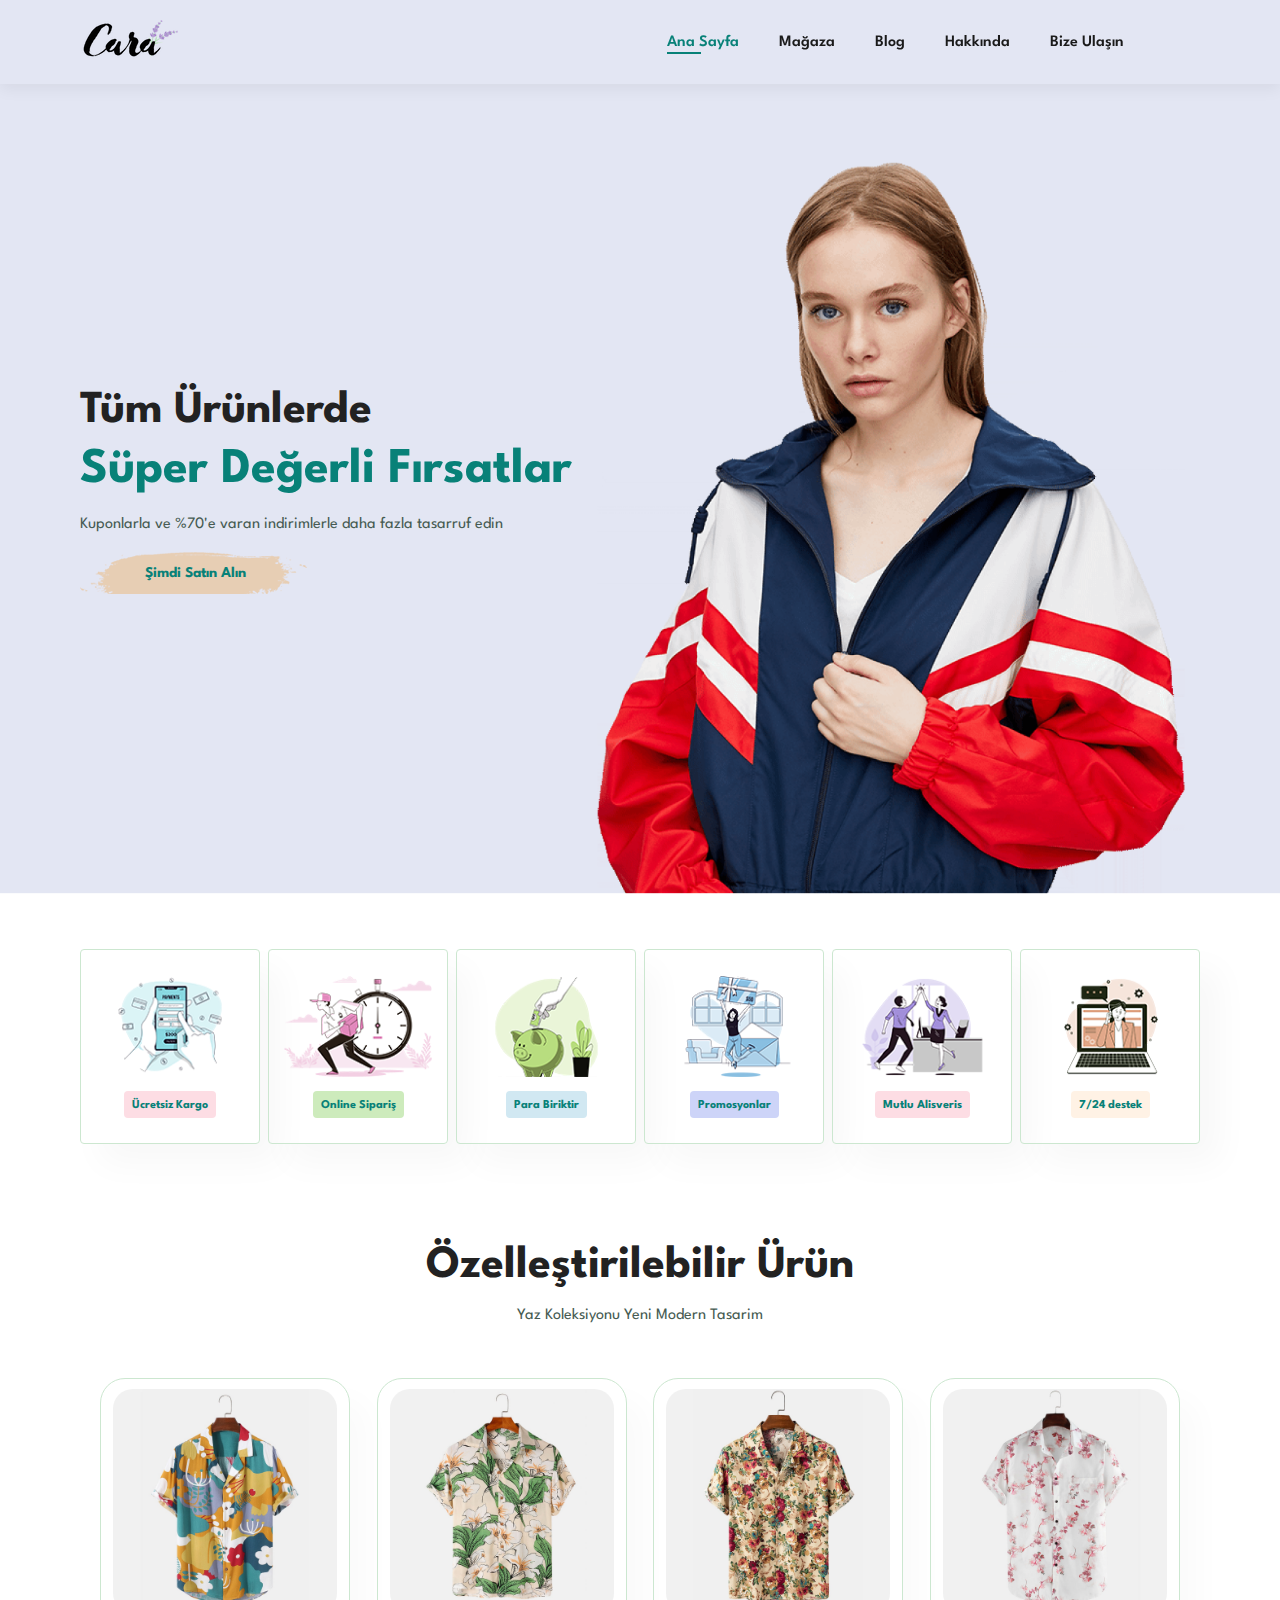
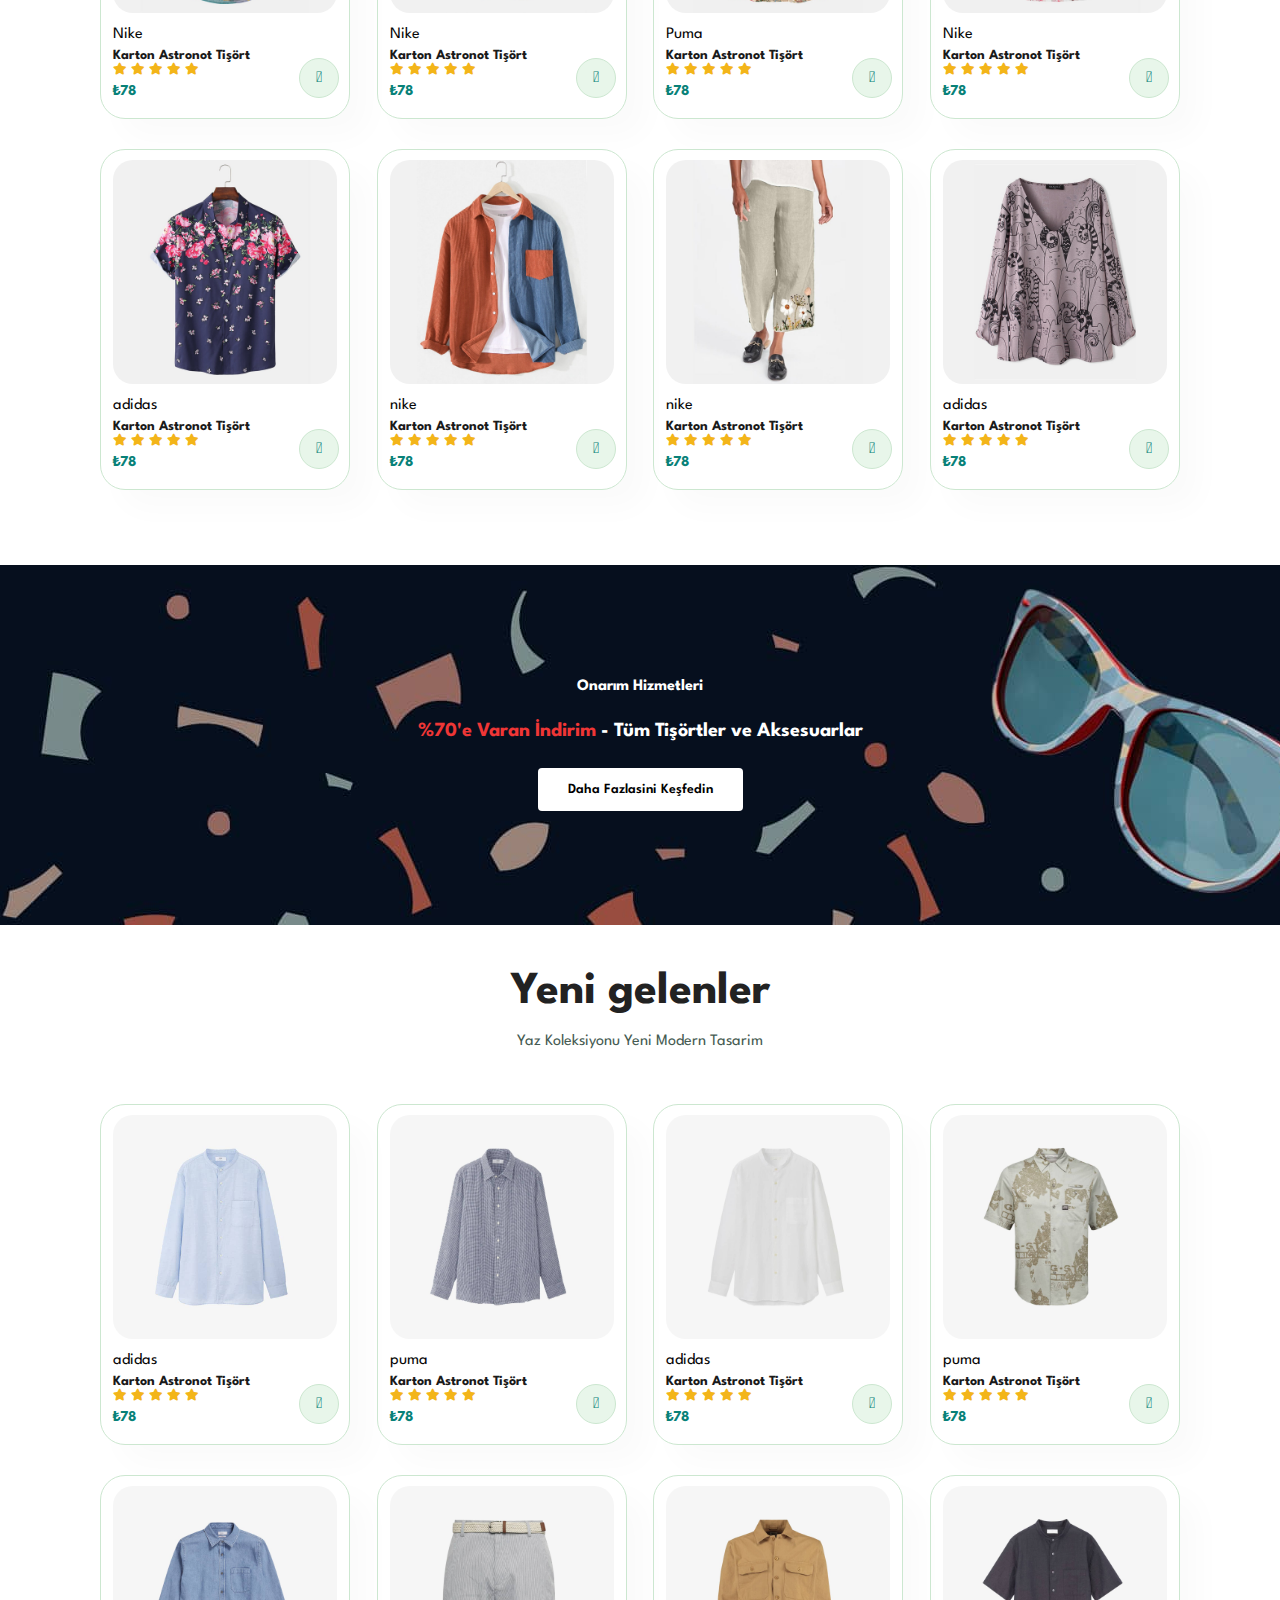
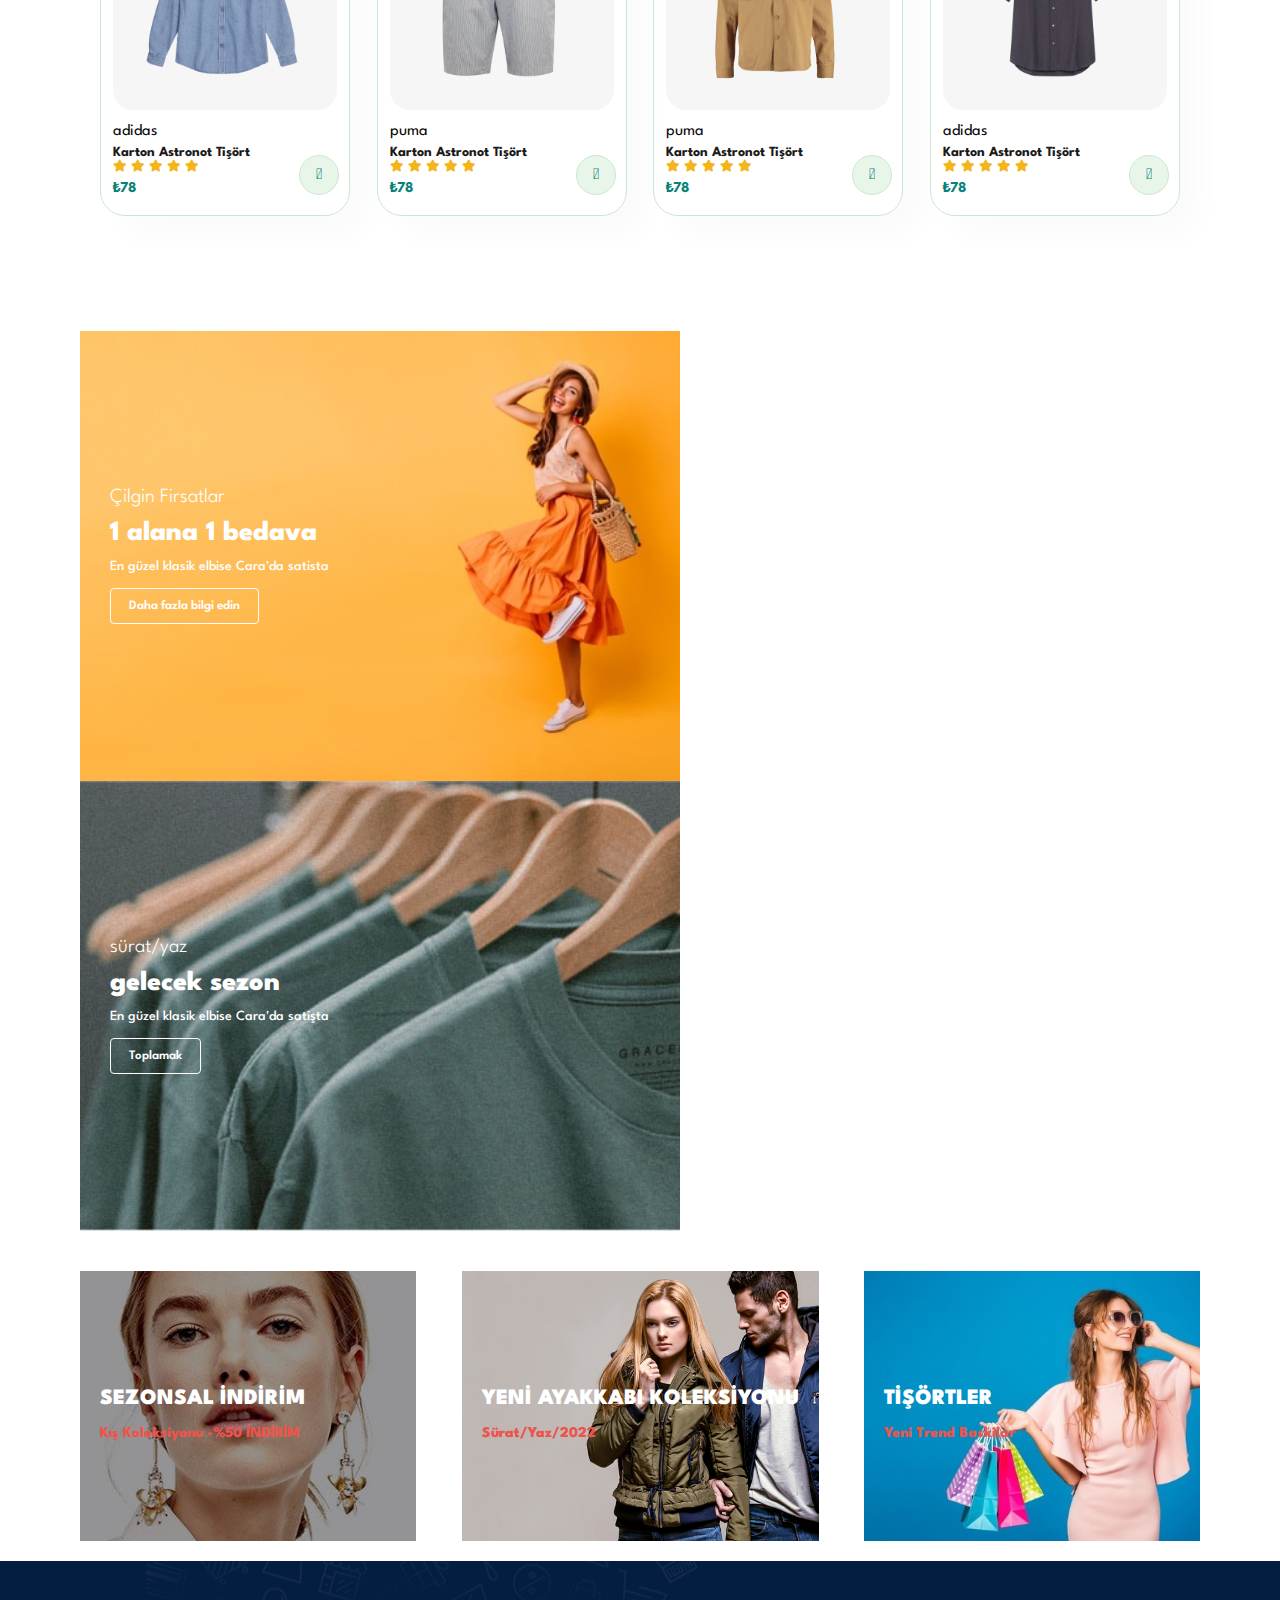
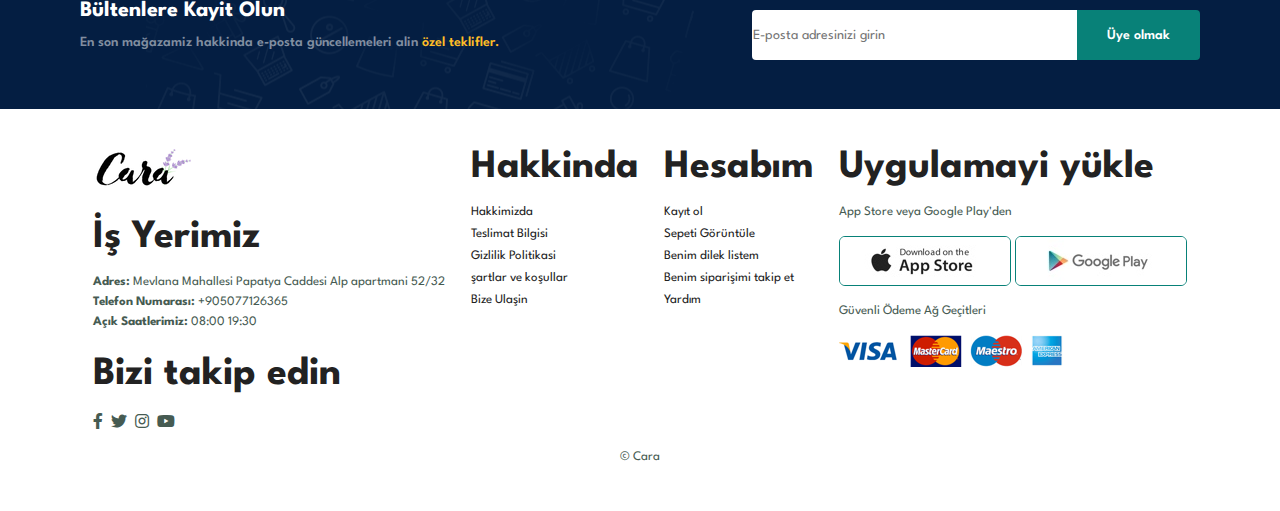
<file: INTERNET PROGRAMCILIGI UTKU BAŞAR PAK BAHATTİN KARAGÜL/index.html>
<!DOCTYPE html>
<html>
  <head>
    <meta charset="utf-8" />
    <meta http-equiv="X-UA-Compatible" content="IE=edge" />
    <title>E Ticaret Sitesi</title>
    <meta name="description" content="" />
    <meta name="viewport" content="width=device-width, initial-scale=1" />
    <link rel="stylesheet" href="style.css" />
    <link
      rel="stylesheet"
      href="https://pro.fontawesome.com/releases/v5.10.0/css/all.css"
    />
  </head>
  <body>
    <section id="header">
      <a href="#"><img src="img/logo.png" class="logo" alt="logo image" /></a>

      <div>
        <ul id="navbar">
          <li><a class="active" href="index.html">Ana Sayfa</a></li>
          <li><a href="magaza.html">Mağaza</a></li>
          <li><a href="blog.html">Blog</a></li>
          <li><a href="hakkında.html">Hakkında</a></li>
          <li><a href="contact.html">
            Bize Ulaşın</a></li>
          <li>
            <a href="cart.html" id="lg-bag"
              ><i class="far fa-shopping-bag"></i
            ></a>
          </li>
          <a href="#" id="close"><i class="far fa-times"></i></a>
        </ul>
      </div>
      <div id="mobile">
        <a href="cart.html"><i class="far fa-shopping-bag"></i></a>
        <i id="bar" class="fas fa-outdent"></i>
      </div>
    </section>

    <section id="hero">
      
      <h2>Tüm Ürünlerde</h2>
      <h1>Süper Değerli Fırsatlar</h1>
      <p>
        Kuponlarla ve %70'e varan indirimlerle daha fazla tasarruf edin</p>
      <button>Şimdi Satın Alın</button>
    </section>

    <section id="feature" class="section-p1">
      <div class="fe-box">
        <img src="img/features/f1.png" alt="" />
        <h6>Ücretsiz Kargo</h6>
      </div>

      <div class="fe-box">
        <img src="img/features/f2.png" alt="" />
        <h6>Online Sipariş</h6>
      </div>

      <div class="fe-box">
        <img src="img/features/f3.png" alt="" />
        <h6>Para Biriktir</h6>
      </div>

      <div class="fe-box">
        <img src="img/features/f4.png" alt="" />
        <h6>Promosyonlar</h6>
      </div>

      <div class="fe-box">
        <img src="img/features/f5.png" alt="" />
        <h6>Mutlu Alisveris</h6>
      </div>

      <div class="fe-box">
        <img src="img/features/f6.png" alt="" />
        <h6>7/24 destek </h6>
      </div>
    </section>

    <section id="product1" class="section-p1">
      <h2>Özelleştirilebilir Ürün</h2>
      <p>Yaz Koleksiyonu Yeni Modern Tasarim</p>
      <div class="pro-container">
        <div class="pro">
          <img src="img/products/f1.jpg" alt="" />
          <div class="des">
            <span>Nike</span>
            <h5>Karton Astronot Tişört</h5>
            <div class="star">
              <i class="fas fa-star"></i>
              <i class="fas fa-star"></i>
              <i class="fas fa-star"></i>
              <i class="fas fa-star"></i>
              <i class="fas fa-star"></i>
            </div>
            <h4>₺78</h4>
          </div>
          <a href="#"><i class="fal fa-shopping-cart cart"></i></a>
        </div>

        <div class="pro">
          <img src="img/products/f2.jpg" alt="" />
          <div class="des">
            <span>Nike</span>
            <h5>Karton Astronot Tişört</h5>
            <div class="star">
              <i class="fas fa-star"></i>
              <i class="fas fa-star"></i>
              <i class="fas fa-star"></i>
              <i class="fas fa-star"></i>
              <i class="fas fa-star"></i>
            </div>
            <h4>₺78</h4>
          </div>
          <a href="#"><i class="fal fa-shopping-cart cart"></i></a>
        </div>

        <div class="pro">
          <img src="img/products/f3.jpg" alt="" />
          <div class="des">
            <span>Puma</span>
            <h5>Karton Astronot Tişört</h5>
            <div class="star">
              <i class="fas fa-star"></i>
              <i class="fas fa-star"></i>
              <i class="fas fa-star"></i>
              <i class="fas fa-star"></i>
              <i class="fas fa-star"></i>
            </div>
            <h4>₺78</h4>
          </div>
          <a href="#"><i class="fal fa-shopping-cart cart"></i></a>
        </div>

        <div class="pro">
          <img src="img/products/f4.jpg" alt="" />
          <div class="des">
            <span>Nike</span>
            <h5>Karton Astronot Tişört</h5>
            <div class="star">
              <i class="fas fa-star"></i>
              <i class="fas fa-star"></i>
              <i class="fas fa-star"></i>
              <i class="fas fa-star"></i>
              <i class="fas fa-star"></i>
            </div>
            <h4>₺78</h4>
          </div>
          <a href="#"><i class="fal fa-shopping-cart cart"></i></a>
        </div>

        <div class="pro">
          <img src="img/products/f5.jpg" alt="" />
          <div class="des">
            <span>adidas</span>
            <h5>Karton Astronot Tişört</h5>
            <div class="star">
              <i class="fas fa-star"></i>
              <i class="fas fa-star"></i>
              <i class="fas fa-star"></i>
              <i class="fas fa-star"></i>
              <i class="fas fa-star"></i>
            </div>
            <h4>₺78</h4>
          </div>
          <a href="#"><i class="fal fa-shopping-cart cart"></i></a>
        </div>

        <div class="pro">
          <img src="img/products/f6.jpg" alt="" />
          <div class="des">
            <span>nike</span>
            <h5>Karton Astronot Tişört</h5>
            <div class="star">
              <i class="fas fa-star"></i>
              <i class="fas fa-star"></i>
              <i class="fas fa-star"></i>
              <i class="fas fa-star"></i>
              <i class="fas fa-star"></i>
            </div>
            <h4>₺78</h4>
          </div>
          <a href="#"><i class="fal fa-shopping-cart cart"></i></a>
        </div>

        <div class="pro">
          <img src="img/products/f7.jpg" alt="" />
          <div class="des">
            <span>nike</span>
            <h5>Karton Astronot Tişört</h5>
            <div class="star">
              <i class="fas fa-star"></i>
              <i class="fas fa-star"></i>
              <i class="fas fa-star"></i>
              <i class="fas fa-star"></i>
              <i class="fas fa-star"></i>
            </div>
            <h4>₺78</h4>
          </div>
          <a href="#"><i class="fal fa-shopping-cart cart"></i></a>
        </div>

        <div class="pro">
          <img src="img/products/f8.jpg" alt="" />
          <div class="des">
            <span>adidas</span>
            <h5>Karton Astronot Tişört</h5>
            <div class="star">
              <i class="fas fa-star"></i>
              <i class="fas fa-star"></i>
              <i class="fas fa-star"></i>
              <i class="fas fa-star"></i>
              <i class="fas fa-star"></i>
            </div>
            <h4>₺78</h4>
          </div>
          <a href="#"><i class="fal fa-shopping-cart cart"></i></a>
        </div>
      </div>
    </section>

    <section id="banner" class="section-m1">
      <h4>Onarım Hizmetleri</h4>
      <h2><span>%70'e Varan İndirim</span> - Tüm Tişörtler ve Aksesuarlar</h2>
      <button class="normal">
        Daha Fazlasini Keşfedin</button>
    </section>

    <section id="product1" class="section-p1">
      <h2>Yeni gelenler</h2>
      <p>Yaz Koleksiyonu Yeni Modern Tasarim</p>
      <div class="pro-container">
        <div class="pro">
          <img src="img/products/n1.jpg" alt="" />
          <div class="des">
            <span>adidas</span>
            <h5>Karton Astronot Tişört</h5>
            <div class="star">
              <i class="fas fa-star"></i>
              <i class="fas fa-star"></i>
              <i class="fas fa-star"></i>
              <i class="fas fa-star"></i>
              <i class="fas fa-star"></i>
            </div>
            <h4>₺78</h4>
          </div>
          <a href="#"><i class="fal fa-shopping-cart cart"></i></a>
        </div>

        <div class="pro">
          <img src="img/products/n2.jpg" alt="" />
          <div class="des">
            <span>puma</span>
            <h5>Karton Astronot Tişört</h5>
            <div class="star">
              <i class="fas fa-star"></i>
              <i class="fas fa-star"></i>
              <i class="fas fa-star"></i>
              <i class="fas fa-star"></i>
              <i class="fas fa-star"></i>
            </div>
            <h4>₺78</h4>
          </div>
          <a href="#"><i class="fal fa-shopping-cart cart"></i></a>
        </div>

        <div class="pro">
          <img src="img/products/n3.jpg" alt="" />
          <div class="des">
            <span>adidas</span>
            <h5>Karton Astronot Tişört</h5>
            <div class="star">
              <i class="fas fa-star"></i>
              <i class="fas fa-star"></i>
              <i class="fas fa-star"></i>
              <i class="fas fa-star"></i>
              <i class="fas fa-star"></i>
            </div>
            <h4>₺78</h4>
          </div>
          <a href="#"><i class="fal fa-shopping-cart cart"></i></a>
        </div>

        <div class="pro">
          <img src="img/products/n4.jpg" alt="" />
          <div class="des">
            <span>puma</span>
            <h5>Karton Astronot Tişört</h5>
            <div class="star">
              <i class="fas fa-star"></i>
              <i class="fas fa-star"></i>
              <i class="fas fa-star"></i>
              <i class="fas fa-star"></i>
              <i class="fas fa-star"></i>
            </div>
            <h4>₺78</h4>
          </div>
          <a href="#"><i class="fal fa-shopping-cart cart"></i></a>
        </div>

        <div class="pro">
          <img src="img/products/n5.jpg" alt="" />
          <div class="des">
            <span>adidas</span>
            <h5>Karton Astronot Tişört</h5>
            <div class="star">
              <i class="fas fa-star"></i>
              <i class="fas fa-star"></i>
              <i class="fas fa-star"></i>
              <i class="fas fa-star"></i>
              <i class="fas fa-star"></i>
            </div>
            <h4>₺78</h4>
          </div>
          <a href="#"><i class="fal fa-shopping-cart cart"></i></a>
        </div>

        <div class="pro">
          <img src="img/products/n6.jpg" alt="" />
          <div class="des">
            <span>puma</span>
            <h5>Karton Astronot Tişört</h5>
            <div class="star">
              <i class="fas fa-star"></i>
              <i class="fas fa-star"></i>
              <i class="fas fa-star"></i>
              <i class="fas fa-star"></i>
              <i class="fas fa-star"></i>
            </div>
            <h4>₺78</h4>
          </div>
          <a href="#"><i class="fal fa-shopping-cart cart"></i></a>
        </div>

        <div class="pro">
          <img src="img/products/n7.jpg" alt="" />
          <div class="des">
            <span>puma</span>
            <h5>Karton Astronot Tişört</h5>
            <div class="star">
              <i class="fas fa-star"></i>
              <i class="fas fa-star"></i>
              <i class="fas fa-star"></i>
              <i class="fas fa-star"></i>
              <i class="fas fa-star"></i>
            </div>
            <h4>₺78</h4>
          </div>
          <a href="#"><i class="fal fa-shopping-cart cart"></i></a>
        </div>

        <div class="pro">
          <img src="img/products/n8.jpg" alt="" />
          <div class="des">
            <span>adidas</span>
            <h5>Karton Astronot Tişört</h5>
            <div class="star">
              <i class="fas fa-star"></i>
              <i class="fas fa-star"></i>
              <i class="fas fa-star"></i>
              <i class="fas fa-star"></i>
              <i class="fas fa-star"></i>
            </div>
            <h4>₺78</h4>
          </div>
          <a href="#"><i class="fal fa-shopping-cart cart"></i></a>
        </div>
      </div>
    </section>

    <section id="sm-banner" class="section-p1">
      <div class="banner-box">
        <h4>Çilgin Firsatlar</h4>
        <h2>1 alana 1 bedava</h2>
        <span>
          En güzel klasik elbise Cara'da satista</span>
        <button class="white">Daha fazla bilgi edin</button>
      </div>

      <div class="banner-box banner-box2">
        <h4>sürat/yaz</h4>
        <h2>
          gelecek sezon</h2>
        <span>
          En güzel klasik elbise Cara'da satişta</span>
        <button class="white">Toplamak</button>
      </div>
    </section>

    <section id="banner3">
      <div class="banner-box">
        <h2>
          SEZONSAL İNDİRİM</h2>
        <h3>
          Kış Koleksiyonu -%50 İNDİRİM</h3>
      </div>

      <div class="banner-box banner-box2">
        <h2>YENİ AYAKKABI KOLEKSİYONU</h2>
        <h3>Sürat/Yaz/2022</h3>
      </div>

      <div class="banner-box banner-box3">
        <h2>TİŞÖRTLER</h2>
        <h3>
          Yeni Trend Baskilar</h3>
      </div>
    </section>

    <section id="newsletter" class="section-p1 section-m1">
      <div class="newstext">
        <h4>Bültenlere Kayit Olun</h4>
        <p>
          En son mağazamiz hakkinda e-posta güncellemeleri alin 
          <span>
            özel teklifler.</span>
        </p>
      </div>
      <div class="form">
        <input type="text" placeholder="E-posta adresinizi girin" />
        <button class="normal">
          Üye olmak</button>
      </div>
    </section>

    <footer class="section-p1">
      <div class="col">
        <img class="logo" src="img/logo.png" alt="" />
        <h4>İş Yerimiz</h4>
        <p>
          <strong>Adres:</strong> Mevlana Mahallesi Papatya Caddesi Alp apartmani 52/32
        </p>
        <p><strong>Telefon Numarası:</strong> +905077126365</p>
        <p><strong>Açık Saatlerimiz:</strong> 08:00 19:30</p>
        <div class="follow">
          <h4>
            Bizi takip edin</h4>
          <div class="icon">
            <i class="fab fa-facebook-f"></i>
            <i class="fab fa-twitter"></i>
            <i class="fab fa-instagram"></i>
            <i class="fab fa-youtube"></i>
          </div>
        </div>
      </div>

      <div class="col">
        <h4>Hakkinda</h4>
        <a href="#">Hakkimizda</a>
        <a href="#">Teslimat Bilgisi</a>
        <a href="#">Gizlilik Politikasi</a>
        <a href="#">şartlar ve koşullar</a>
        <a href="#">Bize Ulaşin</a>
      </div>

      <div class="col">
        <h4>Hesabım</h4>
        <a href="#">
          Kayıt ol</a>
        <a href="#">Sepeti Görüntüle</a>
        <a href="#">Benim dilek listem</a>
        <a href="#">Benim siparişimi takip et</a>
        <a href="#">Yardım</a>
      </div>

      <div class="col install">
        <h4>
          Uygulamayi yükle</h4>
        <p>App Store veya Google Play'den</p>
        <div class="row">
          <img src="img/pay/app.jpg" alt="" />
          <img src="img/pay/play.jpg" alt="" />
        </div>
        <p>Güvenli Ödeme Ağ Geçitleri
        </p>
        <img src="img/pay/pay.png" alt="" />
      </div>

      <div class="copyright">
        <p>© Cara</p>
      </div>
    </footer>

    <script src="script.js" async defer></script>
  </body>
</html>
</file>
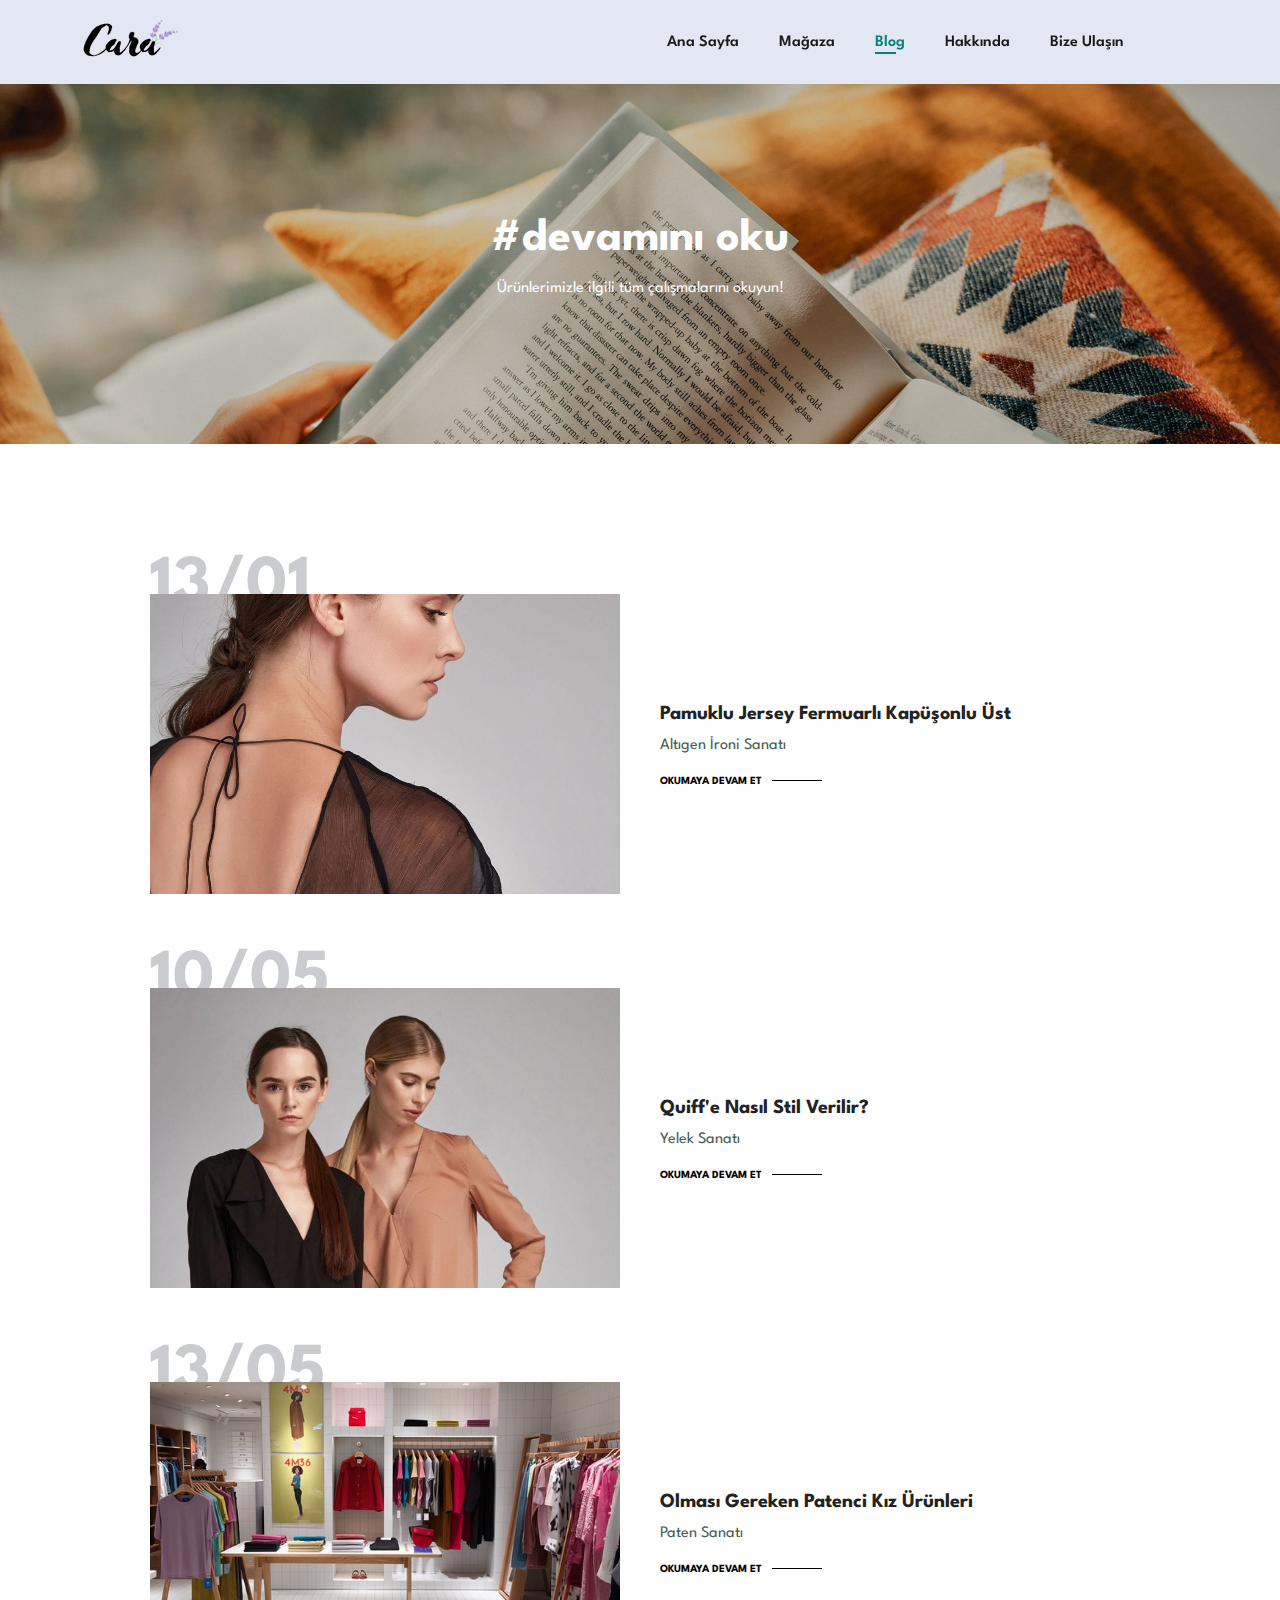
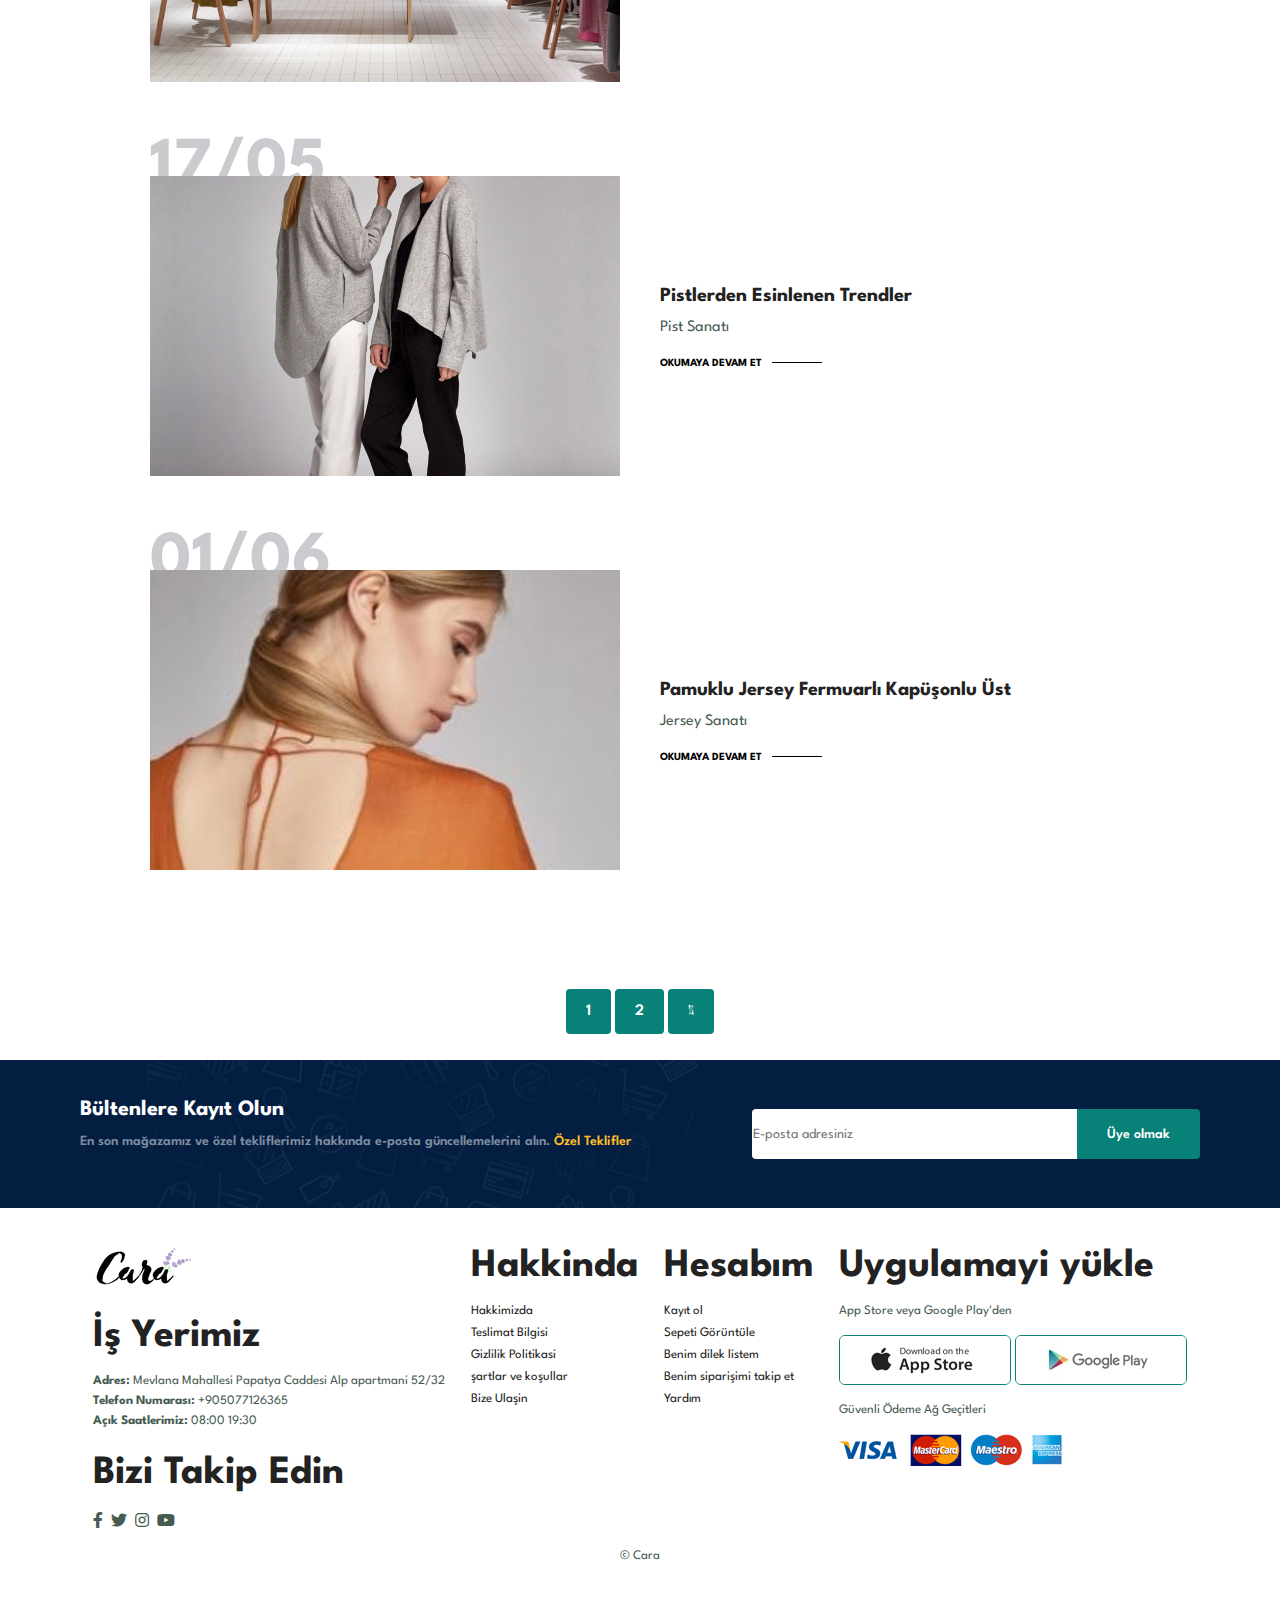
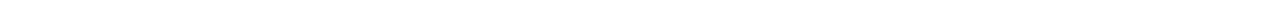
<file: INTERNET PROGRAMCILIGI UTKU BAŞAR PAK BAHATTİN KARAGÜL/blog.html>
<!DOCTYPE html>

<html>
  <head>
    <meta charset="utf-8" />
    <meta http-equiv="X-UA-Compatible" content="IE=edge" />
    <title>E Ticaret Sitesi</title>
    <meta name="description" content="" />
    <meta name="viewport" content="width=device-width, initial-scale=1" />
    <link rel="stylesheet" href="style.css" />
    <link
      rel="stylesheet"
      href="https://pro.fontawesome.com/releases/v5.10.0/css/all.css"
    />
  </head>
  <body>
    <section id="header">
      <a href="#"><img src="img/logo.png" class="logo" alt="logo image" /></a>

      <div>
        <ul id="navbar">
          <li>
            <a href="index.html">Ana Sayfa</a>
          </li>
          <li>
            <a href="magaza.html">Mağaza</a>
          </li>
          <li>
            <a class="active" href="blog.html">Blog</a>
          </li>
          <li>
            <a href="hakkında.html">Hakkında</a>
          </li>
          <li>
            <a href="contact.html">Bize Ulaşın</a>
          </li>
          <li>
            <a href="cart.html" id="lg-bag"
              ><i class="far fa-shopping-bag"></i
            ></a>
          </li>
          <a href="#" id="close"><i class="far fa-times"></i></a>
        </ul>
      </div>
      <div id="mobile">
        <a href="cart.html"><i class="far fa-shopping-bag"></i></a>
        <i id="bar" class="fas fa-outdent"></i>
      </div>
    </section>

    <section id="page-header" class="blog-header">
      <h2>
        #devamını oku</h2>
      <p>Ürünlerimizle ilgili tüm çalışmalarını okuyun!</p>
    </section>

    <section id="blog">
      <div class="blog-box">
        <div class="blog-img">
          <img src="img/blog/b1.jpg" alt="" />
        </div>
        <div class="blog-details">
          <h4>
            Pamuklu Jersey Fermuarlı Kapüşonlu Üst</h4>
          <p>
            Altıgen İroni Sanatı
          </p>
          <a href="#">
            OKUMAYA DEVAM ET</a>
        </div>
        <h1>13/01</h1>
      </div>

      <div class="blog-box">
        <div class="blog-img">
          <img src="img/blog/b2.jpg" alt="" />
        </div>
        <div class="blog-details">
          <h4>
            Quiff'e Nasıl Stil Verilir?</h4>
          <p>
            Yelek Sanatı
          </p>
          <a href="#">OKUMAYA DEVAM ET</a>
        </div>
        <h1>10/05</h1>
      </div>

      <div class="blog-box">
        <div class="blog-img">
          <img src="img/blog/b3.jpg" alt="" />
        </div>
        <div class="blog-details">
          <h4>Olması Gereken Patenci Kız Ürünleri</h4>
          <p>
            Paten Sanatı
          </p>
          <a href="#">OKUMAYA DEVAM ET</a>
        </div>
        <h1>13/05</h1>
      </div>

      <div class="blog-box">
        <div class="blog-img">
          <img src="img/blog/b4.jpg" alt="" />
        </div>
        <div class="blog-details">
          <h4>Pistlerden Esinlenen Trendler</h4>
          <p>
            Pist Sanatı
          </p>
          <a href="#">OKUMAYA DEVAM ET</a>
        </div>
        <h1>17/05</h1>
      </div>

      <div class="blog-box">
        <div class="blog-img">
          <img src="img/blog/b7.jpg" alt="" />
        </div>
        <div class="blog-details">
          <h4>Pamuklu Jersey Fermuarlı Kapüşonlu Üst</h4>
          <p>
            Jersey Sanatı
          </p>
          <a href="#">OKUMAYA DEVAM ET</a>
        </div>
        <h1>01/06</h1>
      </div>
    </section>

    <section id="pagination" class="section-p1">
      <a href="#">1</a>
      <a href="#">2</a>
      <a href="#"><i class="fal fa-long-arrow-alt-right"></i></a>
    </section>

    <section id="newsletter" class="section-p1 section-m1">
      <div class="newstext">
        <h4>Bültenlere Kayıt Olun</h4>
        <p>
          
En son mağazamız ve özel tekliflerimiz hakkında e-posta güncellemelerini alın.
          <span>Özel Teklifler</span>
        </p>
      </div>
      <div class="form">
        <input type="text" placeholder="E-posta adresiniz" />
        <button class="normal">
          Üye olmak</button>
      </div>
    </section>

    <footer class="section-p1">
      <div class="col">
        <img class="logo" src="img/logo.png" alt="" />
        <h4>İş Yerimiz</h4>
        <p>
          <strong>Adres:</strong> Mevlana Mahallesi Papatya Caddesi Alp apartmani 52/32
        </p>
        <p><strong>Telefon Numarası:</strong> +905077126365</p>
        <p><strong>Açık Saatlerimiz:</strong> 08:00 19:30</p>
        <div class="follow">
          <h4>Bizi Takip Edin</h4>
          <div class="icon">
            <i class="fab fa-facebook-f"></i>
            <i class="fab fa-twitter"></i>
            <i class="fab fa-instagram"></i>
            <i class="fab fa-youtube"></i>
          </div>
        </div>
      </div>

      <div class="col">
        <h4>Hakkinda</h4>
        <a href="#">Hakkimizda</a>
        <a href="#">Teslimat Bilgisi</a>
        <a href="#">Gizlilik Politikasi</a>
        <a href="#">şartlar ve koşullar</a>
        <a href="#">Bize Ulaşin</a>
      </div>

      <div class="col">
        <h4>Hesabım</h4>
        <a href="#">
          Kayıt ol</a>
        <a href="#">Sepeti Görüntüle</a>
        <a href="#">Benim dilek listem</a>
        <a href="#">Benim siparişimi takip et</a>
        <a href="#">Yardım</a>
      </div>

      <div class="col install">
        <h4>
          Uygulamayi yükle</h4>
        <p>App Store veya Google Play'den</p>
        <div class="row">
          <img src="img/pay/app.jpg" alt="" />
          <img src="img/pay/play.jpg" alt="" />
        </div>
        <p>Güvenli Ödeme Ağ Geçitleri
        </p>
        <img src="img/pay/pay.png" alt="" />
      </div>

      <div class="copyright">
        <p>© Cara</p>
      </div>
    </footer>

    <script src="script.js" async defer></script>
  </body>
</html>
</file>
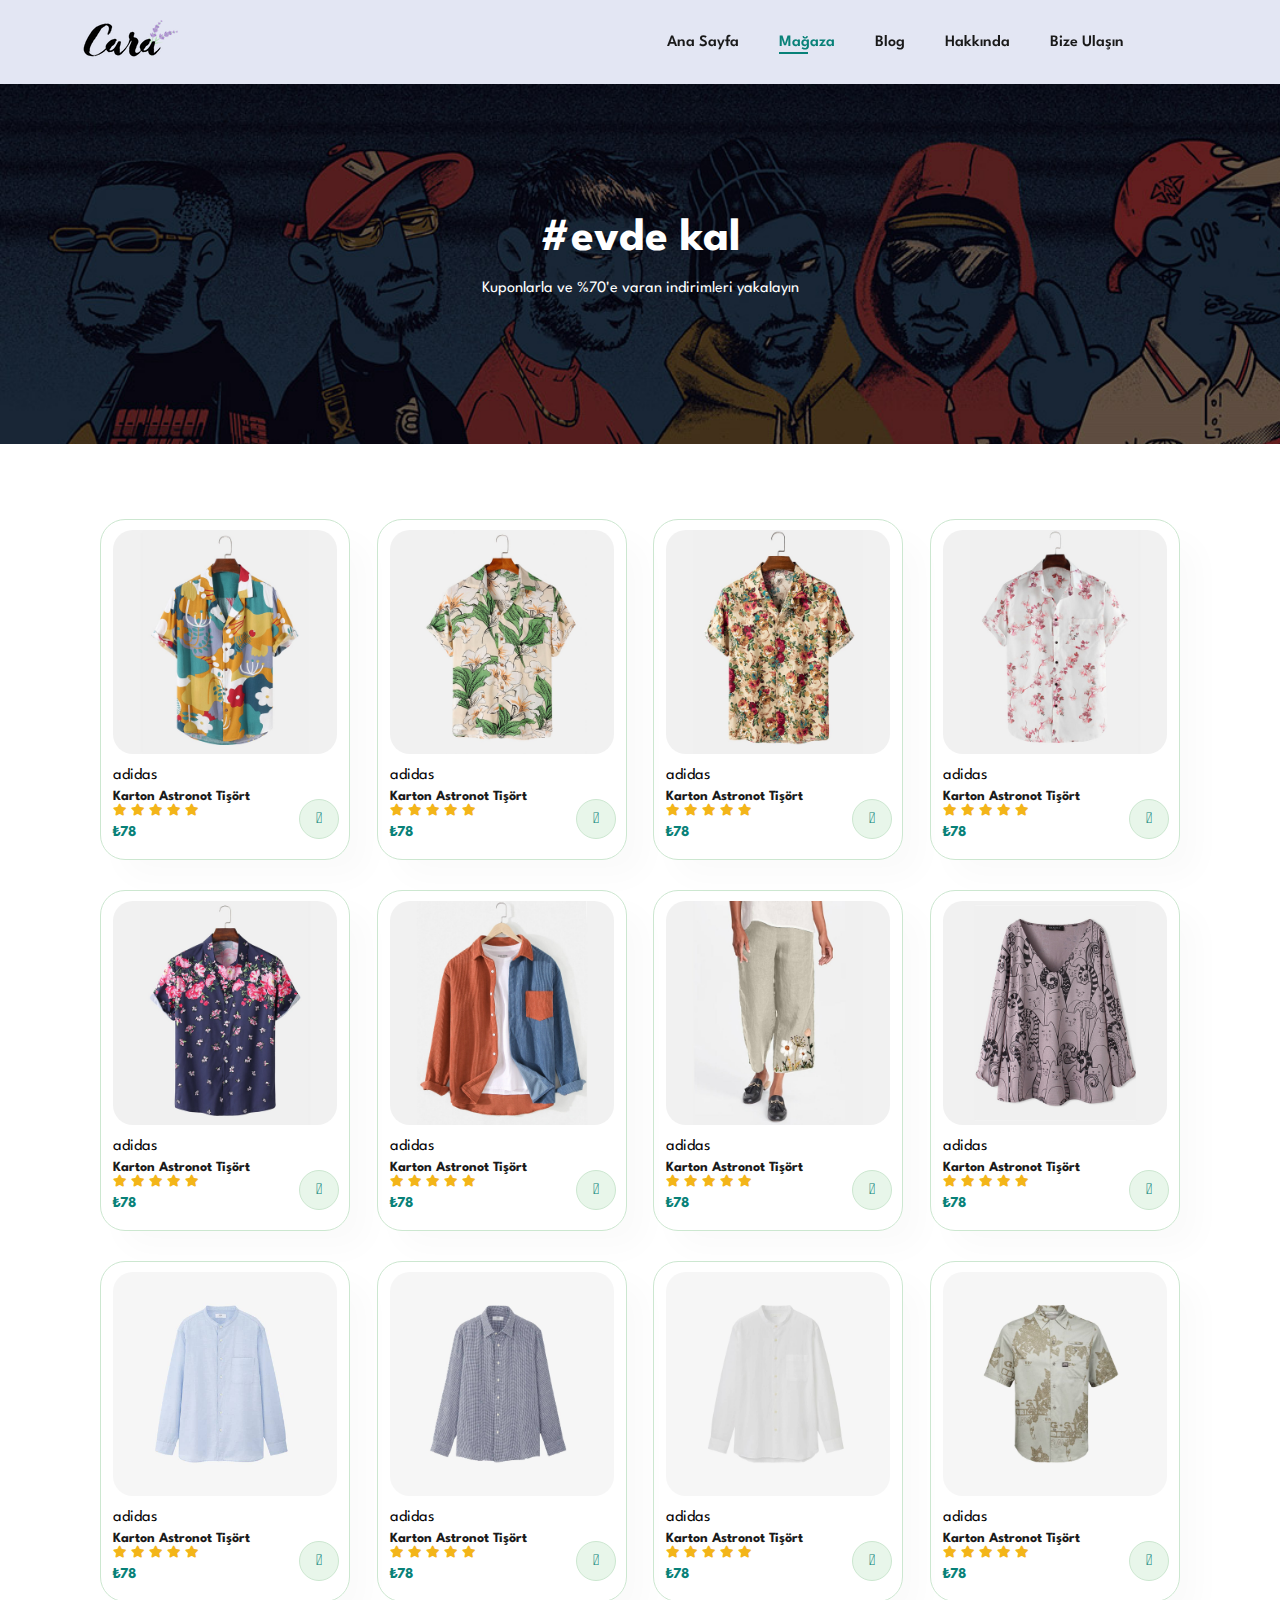
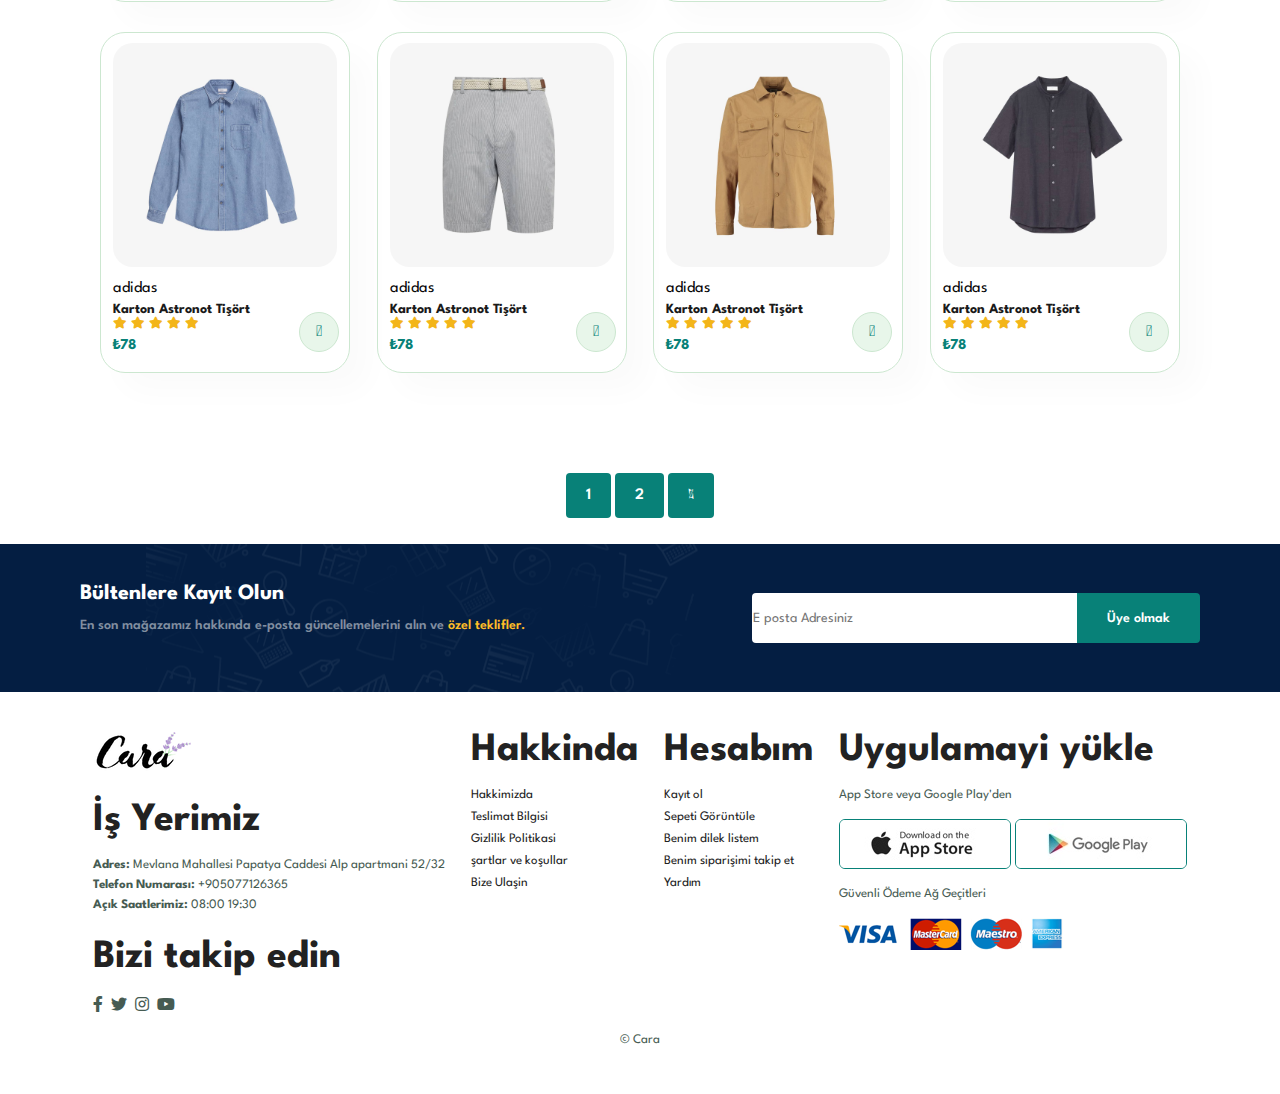
<file: INTERNET PROGRAMCILIGI UTKU BAŞAR PAK BAHATTİN KARAGÜL/magaza.html>
<!DOCTYPE html>
<html>
  <head>
    <meta charset="utf-8" />
    <meta http-equiv="X-UA-Compatible" content="IE=edge" />
    <title>E Ticaret Sitesi</title>
    <meta name="description" content="" />
    <meta name="viewport" content="width=device-width, initial-scale=1" />
    <link rel="stylesheet" href="style.css" />
    <link
      rel="stylesheet"
      href="https://pro.fontawesome.com/releases/v5.10.0/css/all.css"
    />
  </head>
  <body>
    <section id="header">
      <a href="#"><img src="img/logo.png" class="logo" alt="logo image" /></a>

      <div>
        <ul id="navbar">
          <li>
            <a href="index.html">Ana Sayfa</a>
          </li>
          <li>
            <a class="active" href="magaza.html">Mağaza</a>
          </li>
          <li>
            <a href="blog.html">Blog</a>
          </li>
          <li>
            <a href="hakkında.html">Hakkında</a>
          </li>
          <li>
            <a href="contact.html">Bize Ulaşın</a>
          </li>
          <li>
            <a href="cart.html" id="lg-bag"
              ><i class="far fa-shopping-bag"></i
            ></a>
          </li>
          <a href="#" id="close"><i class="far fa-times"></i></a>
        </ul>
      </div>
      <div id="mobile">
        <a href="cart.html"><i class="far fa-shopping-bag"></i></a>
        <i id="bar" class="fas fa-outdent"></i>
      </div>
    </section>

    <section id="page-header">
      <h2>
        #evde kal</h2>

      <p>
        Kuponlarla ve %70'e varan indirimleri yakalayın</p>
    </section>

    <section id="product1" class="section-p1">
      <div class="pro-container">
        <div class="pro" onclick="window.location.href='magazaıcı.html'">
          <img src="img/products/f1.jpg" alt="" />
          <div class="des">
            <span>adidas</span>
            <h5>Karton Astronot Tişört</h5>
            <div class="star">
              <i class="fas fa-star"></i>
              <i class="fas fa-star"></i>
              <i class="fas fa-star"></i>
              <i class="fas fa-star"></i>
              <i class="fas fa-star"></i>
            </div>
            <h4>₺78</h4>
          </div>
          <a href="#"><i class="fal fa-shopping-cart cart"></i></a>
        </div>

        <div class="pro">
          <img src="img/products/f2.jpg" alt="" />
          <div class="des">
            <span>adidas</span>
            <h5>Karton Astronot Tişört</h5>
            <div class="star">
              <i class="fas fa-star"></i>
              <i class="fas fa-star"></i>
              <i class="fas fa-star"></i>
              <i class="fas fa-star"></i>
              <i class="fas fa-star"></i>
            </div>
            <h4>₺78</h4>
          </div>
          <a href="#"><i class="fal fa-shopping-cart cart"></i></a>
        </div>

        <div class="pro">
          <img src="img/products/f3.jpg" alt="" />
          <div class="des">
            <span>adidas</span>
            <h5>Karton Astronot Tişört</h5>
            <div class="star">
              <i class="fas fa-star"></i>
              <i class="fas fa-star"></i>
              <i class="fas fa-star"></i>
              <i class="fas fa-star"></i>
              <i class="fas fa-star"></i>
            </div>
            <h4>₺78</h4>
          </div>
          <a href="#"><i class="fal fa-shopping-cart cart"></i></a>
        </div>

        <div class="pro">
          <img src="img/products/f4.jpg" alt="" />
          <div class="des">
            <span>adidas</span>
            <h5>Karton Astronot Tişört</h5>
            <div class="star">
              <i class="fas fa-star"></i>
              <i class="fas fa-star"></i>
              <i class="fas fa-star"></i>
              <i class="fas fa-star"></i>
              <i class="fas fa-star"></i>
            </div>
            <h4>₺78</h4>
          </div>
          <a href="#"><i class="fal fa-shopping-cart cart"></i></a>
        </div>

        <div class="pro">
          <img src="img/products/f5.jpg" alt="" />
          <div class="des">
            <span>adidas</span>
            <h5>Karton Astronot Tişört</h5>
            <div class="star">
              <i class="fas fa-star"></i>
              <i class="fas fa-star"></i>
              <i class="fas fa-star"></i>
              <i class="fas fa-star"></i>
              <i class="fas fa-star"></i>
            </div>
            <h4>₺78</h4>
          </div>
          <a href="#"><i class="fal fa-shopping-cart cart"></i></a>
        </div>

        <div class="pro">
          <img src="img/products/f6.jpg" alt="" />
          <div class="des">
            <span>adidas</span>
            <h5>Karton Astronot Tişört</h5>
            <div class="star">
              <i class="fas fa-star"></i>
              <i class="fas fa-star"></i>
              <i class="fas fa-star"></i>
              <i class="fas fa-star"></i>
              <i class="fas fa-star"></i>
            </div>
            <h4>₺78</h4>
          </div>
          <a href="#"><i class="fal fa-shopping-cart cart"></i></a>
        </div>

        <div class="pro">
          <img src="img/products/f7.jpg" alt="" />
          <div class="des">
            <span>adidas</span>
            <h5>Karton Astronot Tişört</h5>
            <div class="star">
              <i class="fas fa-star"></i>
              <i class="fas fa-star"></i>
              <i class="fas fa-star"></i>
              <i class="fas fa-star"></i>
              <i class="fas fa-star"></i>
            </div>
            <h4>₺78</h4>
          </div>
          <a href="#"><i class="fal fa-shopping-cart cart"></i></a>
        </div>

        <div class="pro">
          <img src="img/products/f8.jpg" alt="" />
          <div class="des">
            <span>adidas</span>
            <h5>Karton Astronot Tişört</h5>
            <div class="star">
              <i class="fas fa-star"></i>
              <i class="fas fa-star"></i>
              <i class="fas fa-star"></i>
              <i class="fas fa-star"></i>
              <i class="fas fa-star"></i>
            </div>
            <h4>₺78</h4>
          </div>
          <a href="#"><i class="fal fa-shopping-cart cart"></i></a>
        </div>

        <div class="pro">
          <img src="img/products/n1.jpg" alt="" />
          <div class="des">
            <span>adidas</span>
            <h5>Karton Astronot Tişört</h5>
            <div class="star">
              <i class="fas fa-star"></i>
              <i class="fas fa-star"></i>
              <i class="fas fa-star"></i>
              <i class="fas fa-star"></i>
              <i class="fas fa-star"></i>
            </div>
            <h4>₺78</h4>
          </div>
          <a href="#"><i class="fal fa-shopping-cart cart"></i></a>
        </div>

        <div class="pro">
          <img src="img/products/n2.jpg" alt="" />
          <div class="des">
            <span>adidas</span>
            <h5>Karton Astronot Tişört</h5>
            <div class="star">
              <i class="fas fa-star"></i>
              <i class="fas fa-star"></i>
              <i class="fas fa-star"></i>
              <i class="fas fa-star"></i>
              <i class="fas fa-star"></i>
            </div>
            <h4>₺78</h4>
          </div>
          <a href="#"><i class="fal fa-shopping-cart cart"></i></a>
        </div>

        <div class="pro">
          <img src="img/products/n3.jpg" alt="" />
          <div class="des">
            <span>adidas</span>
            <h5>Karton Astronot Tişört</h5>
            <div class="star">
              <i class="fas fa-star"></i>
              <i class="fas fa-star"></i>
              <i class="fas fa-star"></i>
              <i class="fas fa-star"></i>
              <i class="fas fa-star"></i>
            </div>
            <h4>₺78</h4>
          </div>
          <a href="#"><i class="fal fa-shopping-cart cart"></i></a>
        </div>

        <div class="pro">
          <img src="img/products/n4.jpg" alt="" />
          <div class="des">
            <span>adidas</span>
            <h5>Karton Astronot Tişört</h5>
            <div class="star">
              <i class="fas fa-star"></i>
              <i class="fas fa-star"></i>
              <i class="fas fa-star"></i>
              <i class="fas fa-star"></i>
              <i class="fas fa-star"></i>
            </div>
            <h4>₺78</h4>
          </div>
          <a href="#"><i class="fal fa-shopping-cart cart"></i></a>
        </div>

        <div class="pro">
          <img src="img/products/n5.jpg" alt="" />
          <div class="des">
            <span>adidas</span>
            <h5>Karton Astronot Tişört</h5>
            <div class="star">
              <i class="fas fa-star"></i>
              <i class="fas fa-star"></i>
              <i class="fas fa-star"></i>
              <i class="fas fa-star"></i>
              <i class="fas fa-star"></i>
            </div>
            <h4>₺78</h4>
          </div>
          <a href="#"><i class="fal fa-shopping-cart cart"></i></a>
        </div>

        <div class="pro">
          <img src="img/products/n6.jpg" alt="" />
          <div class="des">
            <span>adidas</span>
            <h5>Karton Astronot Tişört</h5>
            <div class="star">
              <i class="fas fa-star"></i>
              <i class="fas fa-star"></i>
              <i class="fas fa-star"></i>
              <i class="fas fa-star"></i>
              <i class="fas fa-star"></i>
            </div>
            <h4>₺78</h4>
          </div>
          <a href="#"><i class="fal fa-shopping-cart cart"></i></a>
        </div>

        <div class="pro">
          <img src="img/products/n7.jpg" alt="" />
          <div class="des">
            <span>adidas</span>
            <h5>Karton Astronot Tişört</h5>
            <div class="star">
              <i class="fas fa-star"></i>
              <i class="fas fa-star"></i>
              <i class="fas fa-star"></i>
              <i class="fas fa-star"></i>
              <i class="fas fa-star"></i>
            </div>
            <h4>₺78</h4>
          </div>
          <a href="#"><i class="fal fa-shopping-cart cart"></i></a>
        </div>

        <div class="pro">
          <img src="img/products/n8.jpg" alt="" />
          <div class="des">
            <span>adidas</span>
            <h5>Karton Astronot Tişört</h5>
            <div class="star">
              <i class="fas fa-star"></i>
              <i class="fas fa-star"></i>
              <i class="fas fa-star"></i>
              <i class="fas fa-star"></i>
              <i class="fas fa-star"></i>
            </div>
            <h4>₺78</h4>
          </div>
          <a href="#"><i class="fal fa-shopping-cart cart"></i></a>
        </div>
      </div>
    </section>

    <section id="pagination" class="section-p1">
      <a href="#">1</a>
      <a href="#">2</a>
      <a href="#"><i class="fal fa-long-arrow-alt-right"></i></a>
    </section>

    <section id="newsletter" class="section-p1 section-m1">
      <div class="newstext">
        <h4>Bültenlere Kayıt Olun</h4>
        <p>
          En son mağazamız hakkında e-posta güncellemelerini alın ve
          <span>
            özel teklifler.</span>
        </p>
      </div>
      <div class="form">
        <input type="text" placeholder="E posta Adresiniz" />
        <button class="normal">Üye olmak</button>
      </div>
    </section>

    <footer class="section-p1">
      <div class="col">
        <img class="logo" src="img/logo.png" alt="" />
        <h4>İş Yerimiz</h4>
        <p>
          <strong>Adres:</strong> Mevlana Mahallesi Papatya Caddesi Alp apartmani 52/32
        </p>
        <p><strong>Telefon Numarası:</strong> +905077126365</p>
        <p><strong>Açık Saatlerimiz:</strong> 08:00 19:30</p>
        <div class="follow">
          <h4>
            Bizi takip edin</h4>
          <div class="icon">
            <i class="fab fa-facebook-f"></i>
            <i class="fab fa-twitter"></i>
            <i class="fab fa-instagram"></i>
            <i class="fab fa-youtube"></i>
          </div>
        </div>
      </div>

      <div class="col">
        <h4>Hakkinda</h4>
        <a href="#">Hakkimizda</a>
        <a href="#">Teslimat Bilgisi</a>
        <a href="#">Gizlilik Politikasi</a>
        <a href="#">şartlar ve koşullar</a>
        <a href="#">Bize Ulaşin</a>
      </div>

      <div class="col">
        <h4>Hesabım</h4>
        <a href="#">
          Kayıt ol</a>
        <a href="#">Sepeti Görüntüle</a>
        <a href="#">Benim dilek listem</a>
        <a href="#">Benim siparişimi takip et</a>
        <a href="#">Yardım</a>
      </div>

      <div class="col install">
        <h4>
          Uygulamayi yükle</h4>
        <p>App Store veya Google Play'den</p>
        <div class="row">
          <img src="img/pay/app.jpg" alt="" />
          <img src="img/pay/play.jpg" alt="" />
        </div>
        <p>Güvenli Ödeme Ağ Geçitleri
        </p>
        <img src="img/pay/pay.png" alt="" />
      </div>

      <div class="copyright">
        <p>© Cara</p>
      </div>
    </footer>

    <script src="script.js" async defer></script>
  </body>
</html>
</file>
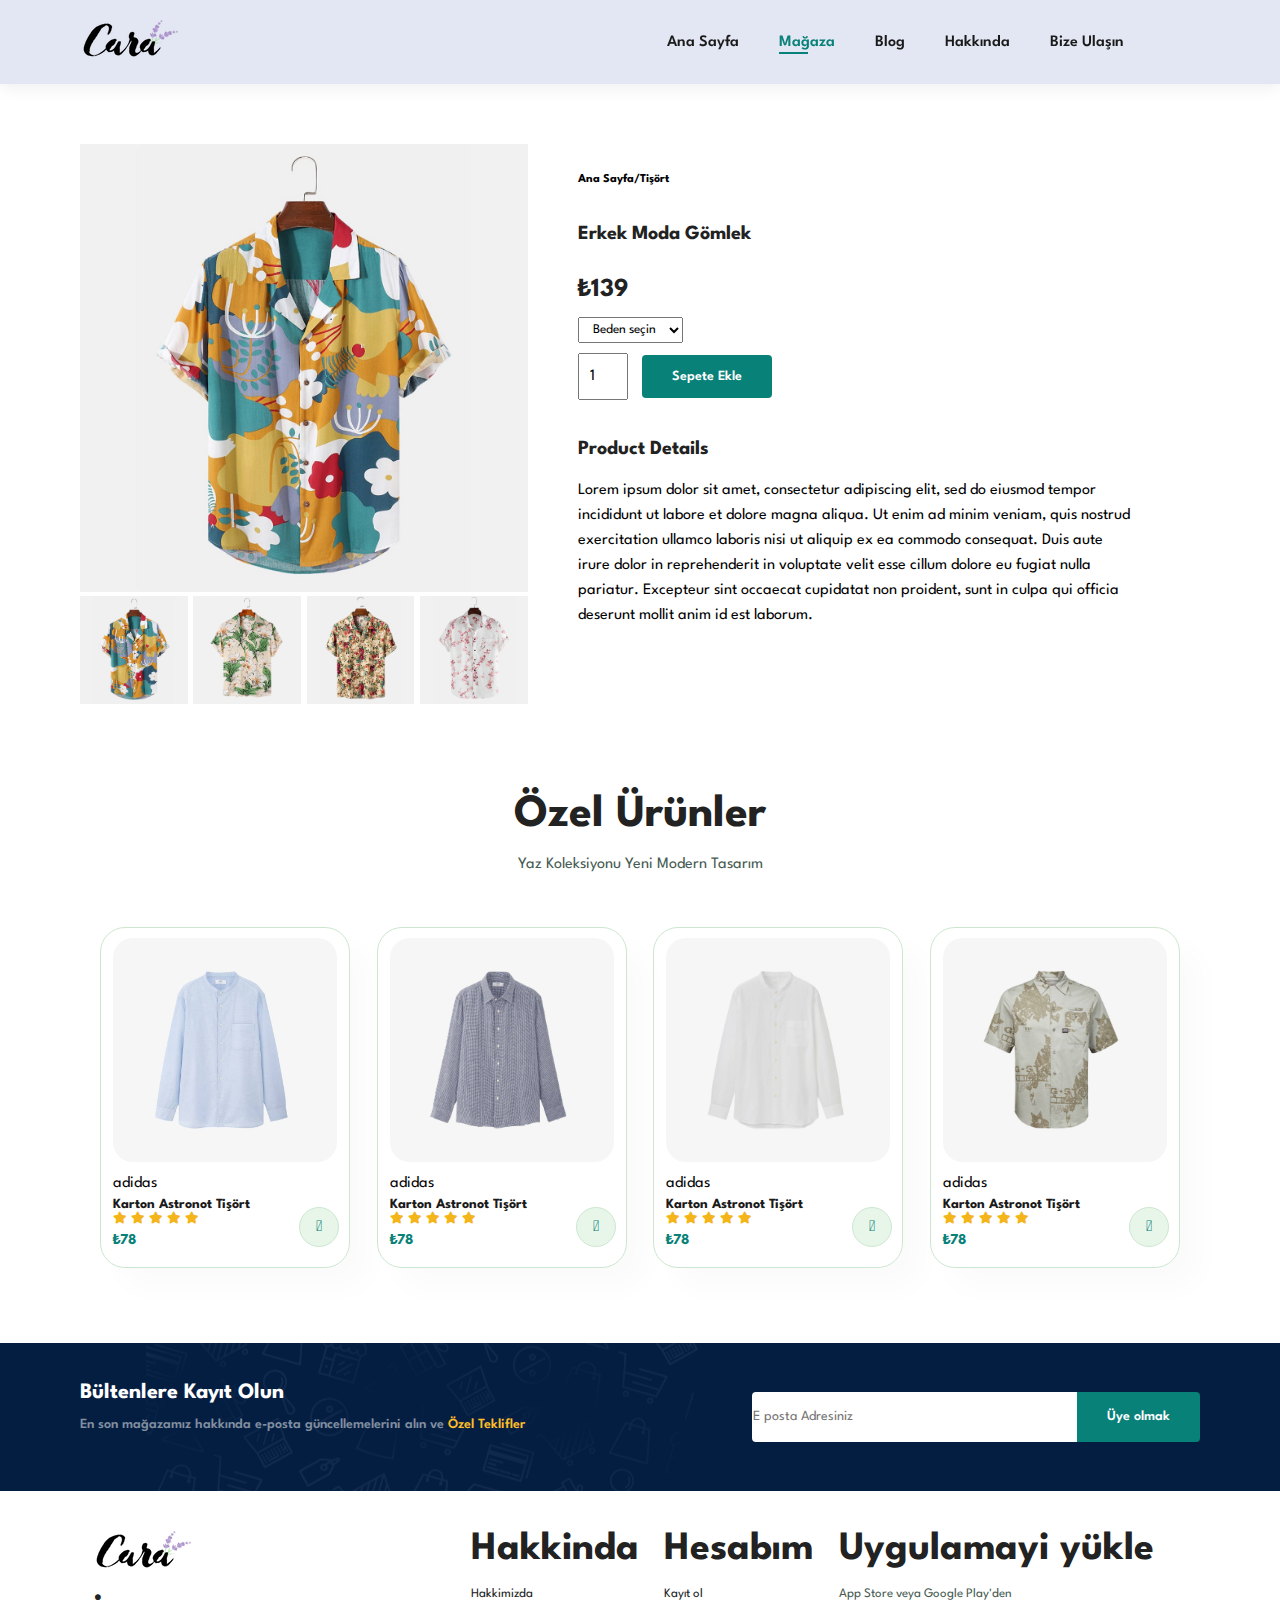
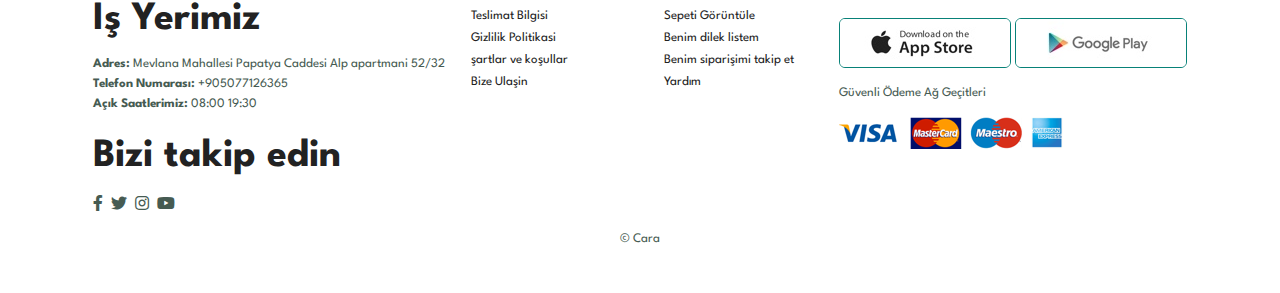
<file: INTERNET PROGRAMCILIGI UTKU BAŞAR PAK BAHATTİN KARAGÜL/magazaıcı.html>
<!DOCTYPE html>
<html>
  <head>
    <meta charset="utf-8" />
    <meta http-equiv="X-UA-Compatible" content="IE=edge" />
    <title>E Ticaret Sitesi</title>
    <meta name="description" content="" />
    <meta name="viewport" content="width=device-width, initial-scale=1" />
    <link rel="stylesheet" href="style.css" />
    <link
      rel="stylesheet"
      href="https://pro.fontawesome.com/releases/v5.10.0/css/all.css"
    />
  </head>
  <body>
    <section id="header">
      <a href="#"><img src="img/logo.png" class="logo" alt="logo image" /></a>

      <div>
        <ul id="navbar">
          <li>
            <a href="index.html">Ana Sayfa</a>
          </li>
          <li>
            <a class="active" href="magaza.html">Mağaza</a>
          </li>
          <li>
            <a href="blog.html">Blog</a>
          </li>
          <li>
            <a href="hakkında.html">Hakkında</a>
          </li>
          <li>
            <a href="contact.html">Bize Ulaşın</a>
          </li>
          <li>
            <a href="cart.html" id="lg-bag"
              ><i class="far fa-shopping-bag"></i
            ></a>
          </li>
          <a href="#" id="close"><i class="far fa-times"></i></a>
        </ul>
      </div>
      <div id="mobile">
        <a href="cart.html"><i class="far fa-shopping-bag"></i></a>
        <i id="bar" class="fas fa-outdent"></i>
      </div>
    </section>

    <section id="prodetails" class="section-p1">
      <div class="single-pro-image">
        <img src="img/products/f1.jpg" width="100%" id="MainImg" alt="" />

        <div class="small-img-group">
          <div class="small-img-col">
            <img
              src="img/products/f1.jpg"
              width="100%"
              class="small-img"
              alt=""
            />
          </div>

          <div class="small-img-col">
            <img
              src="img/products/f2.jpg"
              width="100%"
              class="small-img"
              alt=""
            />
          </div>

          <div class="small-img-col">
            <img
              src="img/products/f3.jpg"
              width="100%"
              class="small-img"
              alt=""
            />
          </div>

          <div class="small-img-col">
            <img
              src="img/products/f4.jpg"
              width="100%"
              class="small-img"
              alt=""
            />
          </div>
        </div>
      </div>

      <div class="single-pro-details">
        <h6>Ana Sayfa/Tişört</h6>
        <h4>Erkek Moda Gömlek</h4>
        <h2>₺139</h2>
        <select>
          <option>
            Beden seçin</option>

          <option>Küçük</option>
          <option>Orta</option>
          <option>Büyük</option>
        </select>
        <input type="number" value="1" />
        <button class="normal">Sepete Ekle</button>
        <h4>Product Details</h4>
        <span
          >Lorem ipsum dolor sit amet, consectetur adipiscing elit, sed do
          eiusmod tempor incididunt ut labore et dolore magna aliqua. Ut enim ad
          minim veniam, quis nostrud exercitation ullamco laboris nisi ut
          aliquip ex ea commodo consequat. Duis aute irure dolor in
          reprehenderit in voluptate velit esse cillum dolore eu fugiat nulla
          pariatur. Excepteur sint occaecat cupidatat non proident, sunt in
          culpa qui officia deserunt mollit anim id est laborum.</span
        >
      </div>
    </section>

    <section id="product1" class="section-p1">
      <h2>Özel Ürünler</h2>
      <p>Yaz Koleksiyonu Yeni Modern Tasarım</p>
      <div class="pro-container">
        <div class="pro">
          <img src="img/products/n1.jpg" alt="" />
          <div class="des">
            <span>adidas</span>
            <h5>Karton Astronot Tişört</h5>
            <div class="star">
              <i class="fas fa-star"></i>
              <i class="fas fa-star"></i>
              <i class="fas fa-star"></i>
              <i class="fas fa-star"></i>
              <i class="fas fa-star"></i>
            </div>
            <h4>₺78</h4>
          </div>
          <a href="#"><i class="fal fa-shopping-cart cart"></i></a>
        </div>

        <div class="pro">
          <img src="img/products/n2.jpg" alt="" />
          <div class="des">
            <span>adidas</span>
            <h5>Karton Astronot Tişört</h5>
            <div class="star">
              <i class="fas fa-star"></i>
              <i class="fas fa-star"></i>
              <i class="fas fa-star"></i>
              <i class="fas fa-star"></i>
              <i class="fas fa-star"></i>
            </div>
            <h4>₺78</h4>
          </div>
          <a href="#"><i class="fal fa-shopping-cart cart"></i></a>
        </div>

        <div class="pro">
          <img src="img/products/n3.jpg" alt="" />
          <div class="des">
            <span>adidas</span>
            <h5>Karton Astronot Tişört </h5>
            <div class="star">
              <i class="fas fa-star"></i>
              <i class="fas fa-star"></i>
              <i class="fas fa-star"></i>
              <i class="fas fa-star"></i>
              <i class="fas fa-star"></i>
            </div>
            <h4>₺78</h4>
          </div>
          <a href="#"><i class="fal fa-shopping-cart cart"></i></a>
        </div>

        <div class="pro">
          <img src="img/products/n4.jpg" alt="" />
          <div class="des">
            <span>adidas</span>
            <h5>Karton Astronot Tişört</h5>
            <div class="star">
              <i class="fas fa-star"></i>
              <i class="fas fa-star"></i>
              <i class="fas fa-star"></i>
              <i class="fas fa-star"></i>
              <i class="fas fa-star"></i>
            </div>
            <h4>₺78</h4>
          </div>
          <a href="#"><i class="fal fa-shopping-cart cart"></i></a>
        </div>
      </div>
    </section>

    <section id="newsletter" class="section-p1 section-m1">
      <div class="newstext">
        <h4>Bültenlere Kayıt Olun</h4>
        <p>
         
En son mağazamız hakkında e-posta güncellemelerini alın ve
          <span>Özel Teklifler</span>
        </p>
      </div>
      <div class="form">
        <input type="text" placeholder="E posta Adresiniz" />
        <button class="normal">Üye olmak</button>
      </div>
    </section>

    <footer class="section-p1">
      <div class="col">
        <img class="logo" src="img/logo.png" alt="" />
        <h4>İş Yerimiz</h4>
        <p>
          <strong>Adres:</strong> Mevlana Mahallesi Papatya Caddesi Alp apartmani 52/32
        </p>
        <p><strong>Telefon Numarası:</strong> +905077126365</p>
        <p><strong>Açık Saatlerimiz:</strong> 08:00 19:30</p>
        <div class="follow">
          <h4>
            Bizi takip edin</h4>
          <div class="icon">
            <i class="fab fa-facebook-f"></i>
            <i class="fab fa-twitter"></i>
            <i class="fab fa-instagram"></i>
            <i class="fab fa-youtube"></i>
          </div>
        </div>
      </div>

      <div class="col">
        <h4>Hakkinda</h4>
        <a href="#">Hakkimizda</a>
        <a href="#">Teslimat Bilgisi</a>
        <a href="#">Gizlilik Politikasi</a>
        <a href="#">şartlar ve koşullar</a>
        <a href="#">Bize Ulaşin</a>
      </div>

      <div class="col">
        <h4>Hesabım</h4>
        <a href="#">
          Kayıt ol</a>
        <a href="#">Sepeti Görüntüle</a>
        <a href="#">Benim dilek listem</a>
        <a href="#">Benim siparişimi takip et</a>
        <a href="#">Yardım</a>
      </div>

      <div class="col install">
        <h4>
          Uygulamayi yükle</h4>
        <p>App Store veya Google Play'den</p>
        <div class="row">
          <img src="img/pay/app.jpg" alt="" />
          <img src="img/pay/play.jpg" alt="" />
        </div>
        <p>Güvenli Ödeme Ağ Geçitleri
        </p>
        <img src="img/pay/pay.png" alt="" />
      </div>

      <div class="copyright">
        <p>© Cara</p>
      </div>
    </footer>

    <script src="script.js" async defer></script>
  </body>
</html>
</file>
<file: INTERNET PROGRAMCILIGI UTKU BAŞAR PAK BAHATTİN KARAGÜL/style.css>
@import url("https://fonts.googleapis.com/css2?family=Spartan:wght@100;200;300;400;500;600;700;800;900&display=swap");

* {
  margin: 0;
  padding: 0;
  box-sizing: border-box;
  font-family: "Spartan", sans-serif;
}

h1 {
  font-size: 50px;
  line-height: 64px;
  color: #222;
}

h2 {
  font-size: 46px;
  line-height: 54px;
  color: #222;
}

h4 {
  font-size: 20px;
  color: #222;
}

h6 {
  font-weight: 700;
  font-size: 12px;
}

p {
  font-size: 16px;
  color: #465b52;
  margin: 15px 0 20px 0;
}

.section-p1 {
  padding: 40px 80px;
}

.section-pm1 {
  margin: 40px 0;
}

button.normal {
  font-size: 14px;
  font-weight: 600;
  padding: 15px 30px;
  color: #000;
  background-color: #fff;
  border-radius: 4px;
  cursor: pointer;
  border: none;
  outline: none;
  transition: 0.2s;
}

button.white {
  font-size: 13px;
  font-weight: 600;
  padding: 11px 18px;
  color: #fff;
  background-color: transparent;
  border-radius: 4px;
  cursor: pointer;
  border: 1px solid #fff;
  outline: none;
  transition: 0.2s;
}

body {
  width: 100%;
}

/* Header */

#header {
  display: flex;
  align-items: center;
  justify-content: space-between;
  padding: 20px 80px;
  background-color: #e3e6f3;
  box-shadow: 0 5px 15px rgba(0, 0, 0, 0.06);
  z-index: 999;
  position: sticky;
  top: 0;
  left: 0;
}

#navbar {
  display: flex;
  align-items: center;
  justify-content: center;
}

#close {
  display: none;
}

#navbar li {
  list-style: none;
  padding: 0 20px;
  position: relative;
}

#navbar li a {
  text-decoration: none;
  font-size: 16px;
  font-weight: 600;
  color: #1a1a1a;
  transition: 0.3s ease;
}

#navbar li a:hover,
#navbar li a.active {
  color: #088178;
}

#navbar li a.active::after,
#navbar li a:hover::after {
  content: "";
  width: 30%;
  height: 2px;
  background-color: #088178;
  position: absolute;
  bottom: -4px;
  left: 20px;
}

#mobile {
  display: none;
  align-items: center;
}

/* Home Page */

#hero {
  background-image: url("img/hero4.png");
  height: 90vh;
  width: 100%;
  background-size: cover;
  background-position: top 25% right 0;
  padding: 0 80px;
  display: flex;
  flex-direction: column;
  align-items: flex-start;
  justify-content: center;
}

#hero h4 {
  padding-bottom: 15px;
}

#hero h1 {
  color: #088178;
}

#hero button {
  background-image: url("img/button.png");
  background-color: transparent;
  border: 0;
  color: #088178;
  cursor: pointer;
  padding: 14px 80px 14px 65px;
  background-repeat: no-repeat;
  font-weight: 700;
  font-size: 15px;
}

/* Features */

#feature {
  display: flex;
  align-items: center;
  justify-content: space-between;
  flex-wrap: wrap;
}
#feature .fe-box {
  width: 180px;
  text-align: center;
  padding: 25px 15px;
  box-shadow: 20px 20px 34px rgb(0, 0, 0, 0.03);
  border: 1px solid #cce7d0;
  border-radius: 4px;
  margin: 15px 0;
}

#feature .fe-box:hover {
  box-shadow: 10px 10px 54px rgba(70, 62, 221, 0.1);
}

#feature .fe-box img {
  width: 100%;
  margin-bottom: 10px;
}

#feature .fe-box h6 {
  display: inline-block;
  padding: 9px 8px 6px 8px;
  line-height: 1;
  border-radius: 4px;
  color: #088178;
  background-color: #fddde4;
}

#feature .fe-box:nth-child(2) h6 {
  background-color: #cdebbc;
}

#feature .fe-box:nth-child(3) h6 {
  background-color: #d1e8f2;
}

#feature .fe-box:nth-child(4) h6 {
  background-color: #cdd4f8;
}

#feature .fe-box:nth-child(53) h6 {
  background-color: #f6dbf6;
}

#feature .fe-box:nth-child(6) h6 {
  background-color: #fff2e5;
}

/* Product  */

#product1 .pro-container {
  display: flex;
  padding: 20px;
  flex-wrap: wrap;
  justify-content: space-between;
}

#product1 {
  text-align: center;
}

#product1 .pro {
  width: 23%;
  min-width: 250px;
  padding: 10px 12px;
  border: 1px solid #cce7d0;
  border-radius: 25px;
  cursor: pointer;
  box-shadow: 20px 20px 30px rgb(0, 0, 0, 0.02);
  margin: 15px 0;
  transition: 0.2s ease;
  position: relative;
}

#product1 .pro:hover {
  box-shadow: 20px 20px 30px rgb(0, 0, 0, 0.06);
}

#product1 .pro img {
  width: 100%;
  border-radius: 20px;
}

#product1 .pro .des {
  text-align: start;
  padding: 10px 0;
}

#product1 .pro .des span {
  color: #060606;
}

#product1 .pro .des h5 {
  padding-top: 7px;
  color: #1a1a1a;
  font-size: 14px;
}

#product1 .pro .des i {
  font-size: 12px;
  color: rgb(243, 181, 25);
}

#product1 .pro .des h4 {
  padding-top: 7px;
  font-size: 15px;
  font-weight: 700;
  color: #088178;
}

#product1 .pro .cart {
  position: absolute;
  width: 40px;
  height: 40px;
  border-radius: 50px;
  line-height: 40px;
  background-color: #e8f6ea;
  font-weight: 500;
  color: #088178;
  border: 1px solid #cce7d0;
  bottom: 20px;
  right: 10px;
}

#banner {
  display: flex;
  flex-direction: column;
  justify-content: center;
  align-items: center;
  text-align: center;
  background-image: url("img/banner/b2.jpg");
  width: 100%;
  height: 40vh;
  background-size: cover;
  background-position: center;
}

#banner h4 {
  color: #fff;
  font-size: 16px;
}

#banner h2 {
  color: #fff;
  font-size: 20px;
  padding: 10px 0;
}

#banner h2 span {
  color: #ef3636;
}

#banner button:hover {
  background-color: #088178;
  color: #fff;
}

#sm-banner {
  display: flex;
  justify-content: space-between;
  flex-wrap: wrap;
}

#sm-banner .banner-box {
  display: flex;
  flex-direction: column;
  justify-content: center;
  align-items: flex-start;
  background-image: url("img/banner/b17.jpg");
  min-width: 600px;
  height: 50vh;
  background-size: cover;
  background-position: center;
  padding: 30px;
}

#sm-banner .banner-box2 {
  background-image: url("img/banner/b10.jpg");
}

#sm-banner h4 {
  color: #fff;
  font-size: 20px;
  font-weight: 300;
}

#sm-banner h2 {
  color: #fff;
  font-size: 28px;
  font-weight: 800;
}

#sm-banner span {
  color: #fff;
  font-size: 14px;
  font-weight: 500;
  padding-bottom: 15px;
}

#sm-banner .banner-box:hover button {
  background-color: #088178;
  border: 1px solid #088178;
}

#banner3 {
  display: flex;
  flex-wrap: wrap;
  justify-content: space-between;
  padding: 0 80px;
}

#banner3 .banner-box {
  display: flex;
  flex-direction: column;
  justify-content: center;
  align-items: flex-start;
  background-image: url("img/banner/b7.jpg");
  min-width: 30%;
  height: 30vh;
  background-size: cover;
  background-position: center;
  padding: 20px;
  margin-bottom: 20px;
}

#banner3 .banner-box2 {
  background-image: url("img/banner/b4.jpg");
}

#banner3 .banner-box3 {
  background-image: url("img/banner/b18.jpg");
}

#banner3 h2 {
  color: #fff;
  font-weight: 900;
  font-size: 22px;
}

#banner3 h3 {
  color: #ec544e;
  font-weight: 800;
  font-size: 15px;
}

#newsletter {
  display: flex;
  justify-content: space-between;
  flex-wrap: wrap;
  align-items: center;
  background-image: url("img/banner/b14.png");
  background-repeat: no-repeat;
  background-position: 20% 30%;
  background-color: #041e42;
}

#newsletter h4 {
  font-size: 22px;
  font-weight: 700;
  color: #fff;
}

#newsletter p {
  font-size: 14px;
  font-weight: 600;
  color: #818ea0;
}

#newsletter p span {
  color: #ffbd27;
}

#newsletter .form {
  display: flex;
  width: 40%;
}

#newsletter input {
  height: 3.125rem;
  padding: 0;
  font-size: 14px;
  width: 100%;
  border: 1px solid transparent;
  border-radius: 4px;
  outline: none;
  border-top-right-radius: 0;
  border-bottom-right-radius: 0;
}

#newsletter button {
  background-color: #088178;
  color: #fff;
  white-space: nowrap;
  border-top-left-radius: 0;
  border-bottom-left-radius: 0;
}

footer {
  display: flex;
  flex-wrap: wrap;
  justify-content: space-around;
}

footer .col {
  display: flex;
  flex-direction: column;
  align-items: flex-start;
  margin-bottom: 20px;
}

footer .logo {
  margin-bottom: 30px;
}

footer h4 {
  font-size: 40px;
  padding-bottom: 20px;
}

footer p {
  font-size: 13px;
  margin: 0 0 8px 0;
}

footer a {
  font-size: 13px;
  text-decoration: none;
  color: #222;
  margin-bottom: 10px;
}

footer .follow {
  margin-top: 20px;
}

footer .follow i {
  color: #465b52;
  padding-right: 4px;
  cursor: pointer;
  transition: 0.2s ease;
}

footer .follow i:hover,
footer a:hover {
  color: #088178;
}

footer .install .row img {
  border: 1px solid #088178;
  border-radius: 6px;
}

footer .install img {
  margin: 10px 0 15px 0;
}

footer .copyright {
  width: 100%;
  text-align: center;
}

/* Shop page */

#page-header {
  background-image: url("img/banner/b1.jpg");
  height: 40vh;
  width: 100%;
  background-size: cover;
  display: flex;
  justify-content: center;
  text-align: center;
  flex-direction: column;
  padding: 14px;
}

#page-header h2,
#page-header p {
  color: #fff;
}

#pagination {
  text-align: center;
}

#pagination a {
  text-decoration: none;
  background-color: #088178;
  padding: 15px 20px;
  border-radius: 4px;
  color: #fff;
  font-weight: 600;
}

#pagination a i {
  font-size: 16px;
  font-weight: 600;
}

/* Single Product */
#prodetails {
  display: flex;
  margin-top: 20px;
}

#prodetails .single-pro-image {
  width: 40%;
  margin-right: 50px;
}

.small-img-group {
  display: flex;
  justify-content: space-between;
}

.small-img-col {
  flex-basis: 24%;
  cursor: pointer;
}

#prodetails .single-pro-details {
  width: 50%;
  padding-top: 30px;
}

#prodetails .single-pro-details h4 {
  padding: 40px 0 20px 0;
}

#prodetails .single-pro-details h2 {
  font-size: 26px;
}

#prodetails .single-pro-details select {
  display: block;
  padding: 5px 10px;
  margin-bottom: 10px;
}

#prodetails .single-pro-details input {
  width: 50px;
  height: 47px;
  padding-left: 10px;
  font-size: 16px;
  margin-right: 10px;
}

#prodetails .single-pro-details input:focus {
  outline: none;
}

#prodetails .single-pro-details button {
  background-color: #088178;
  color: #fff;
}

#prodetails .single-pro-details span {
  line-height: 25px;
}

/* Blog Page */
#page-header.blog-header {
  background-image: url("img/banner/b19.jpg");
}

#blog {
  padding: 150px 150px 0 150px;
}

#blog .blog-box {
  display: flex;
  align-items: center;
  width: 100%;
  position: relative;
  padding-bottom: 90px;
}

#blog .blog-img {
  width: 50%;
  margin-right: 40px;
}

#blog img {
  width: 100%;
  height: 300px;
  object-fit: cover;
}

#blog .blog-details {
  width: 50%;
}

#blog .blog-details a {
  text-decoration: none;
  font-size: 11px;
  color: #000;
  font-weight: 700;
  position: relative;
  transition: 0.3s;
}

#blog .blog-details a::after {
  content: "";
  width: 50px;
  height: 1px;
  background-color: #000;
  position: absolute;
  top: 4px;
  right: -60px;
}

#blog .blog-details a:hover {
  color: #088178;
}

#blog .blog-details a:hover::after {
  background-color: #088178;
}

#blog .blog-box h1 {
  position: absolute;
  top: -40px;
  left: 0;
  font-size: 70px;
  font-weight: 700;
  color: #c9cbce;
  z-index: -1;
}

/* About Page */
#page-header.about-header {
  background-image: url("img/about/banner.png");
}

#about-head {
  display: flex;
  align-items: center;
}

#about-head img {
  width: 50%;
  height: auto;
}

#about-head div {
  padding-left: 40px;
}

#about-app {
  text-align: center;
}

#about-app .video {
  width: 70%;
  height: 100%;
  margin: 30px auto 0 auto;
}

#about-app .video video {
  width: 100%;
  height: 100%;
  border-radius: 20px;
}

/* Contact page */

@media (max-width: 799px) {
  .section-p1 {
    padding: 40px 40px;
  }

  #navbar {
    flex-direction: column;
    align-items: flex-start;
    justify-content: flex-start;
    position: fixed;
    top: 0;
    right: -300px;
    height: 100vh;
    width: 300px;
    background-color: #e3e6f3;
    box-shadow: 0 40px 60px rgba(0, 0, 0, 0.1);
    padding: 80px 0 0 10px;
    transition: 0.3s;
  }

  #navbar.active {
    right: 0px;
  }

  #navbar li {
    margin-bottom: 25px;
  }

  #mobile {
    display: flex;
  }

  #mobile i {
    color: #1a1a1a;
    font-size: 24px;
    padding-left: 20px;
  }

  #close {
    position: absolute;
    top: 30px;
    left: 30px;
    color: #222;
    font-size: 24px;
    display: initial;
  }

  #lg-bag {
    display: none;
  }

  #hero {
    height: 70vh;
    background-position: top 30% right 30%;
    padding: 0 80px;
  }

  #feature {
    justify-content: center;
  }

  #feature .fe-box {
    margin: 15px 15px;
  }

  #product1 .pro-container {
    justify-content: center;
  }

  #product1 .pro {
    margin: 15px;
  }

  #banner {
    height: 20vh;
  }

  #sm-banner .banner-box {
    min-width: 100%;
    height: 30vh;
  }

  #banner3 {
    padding: 0 40px;
  }

  #banner3 .banner-box {
    width: 28%;
  }

  #newsletter .form {
    width: 70%;
  }
}

@media (max-width: 477px) {
  #header {
    padding: 10px 30px;
  }

  h1 {
    font-size: 38px;
  }

  h2 {
    font-size: 32px;
  }

  #hero {
    padding: 0 20px;
    background-position: 55%;
  }

  .section-p1 {
    padding: 20px;
  }

  #feature {
    justify-content: space-between;
  }

  #feature .fe-box {
    width: 155px;
    margin: 0 0 15px 0;
  }

  #product1 .pro {
    width: 100%;
  }

  #banner {
    height: 40vh;
  }

  #sm-banner .banner-box {
    height: 40vh;
  }

  #sm-banner .banner-box2 {
    margin-top: 20px;
  }

  #banner3 {
    padding: 0 20px;
  }

  #banner3 .banner-box {
    width: 100%;
  }

  #newsletter {
    padding: 40px 20px;
  }

  #newsletter .form {
    width: 100%;
  }

  footer .copyright {
    text-align: start;
  }

  /* Single Product */
  #prodetails {
    flex-direction: column;
  }
  #prodetails .single-pro-image {
    width: 100%;
    margin-right: 0px;
  }
  #prodetails .single-pro-details {
    width: 100%;
  }

  /* blog */
  #blog {
    padding: 100px 20px 0 20px;
  }
  #blog .blog-box {
    flex-direction: column;
    align-items: flex-start;
  }

  #blog .blog-img {
    width: 100%;
    margin-right: 0;
    margin-bottom: 30px;
  }

  #blog .blog-details {
    width: 100%;
  }

  /* About page */
  #about-head {
    flex-direction: column;
  }

  #about-head img {
    width: 100%;
    margin-bottom: 20px;
  }

  #about-head div {
    padding-left: 0;
  }

  #about-app .video {
    width: 100%;
  }
}
</file>
